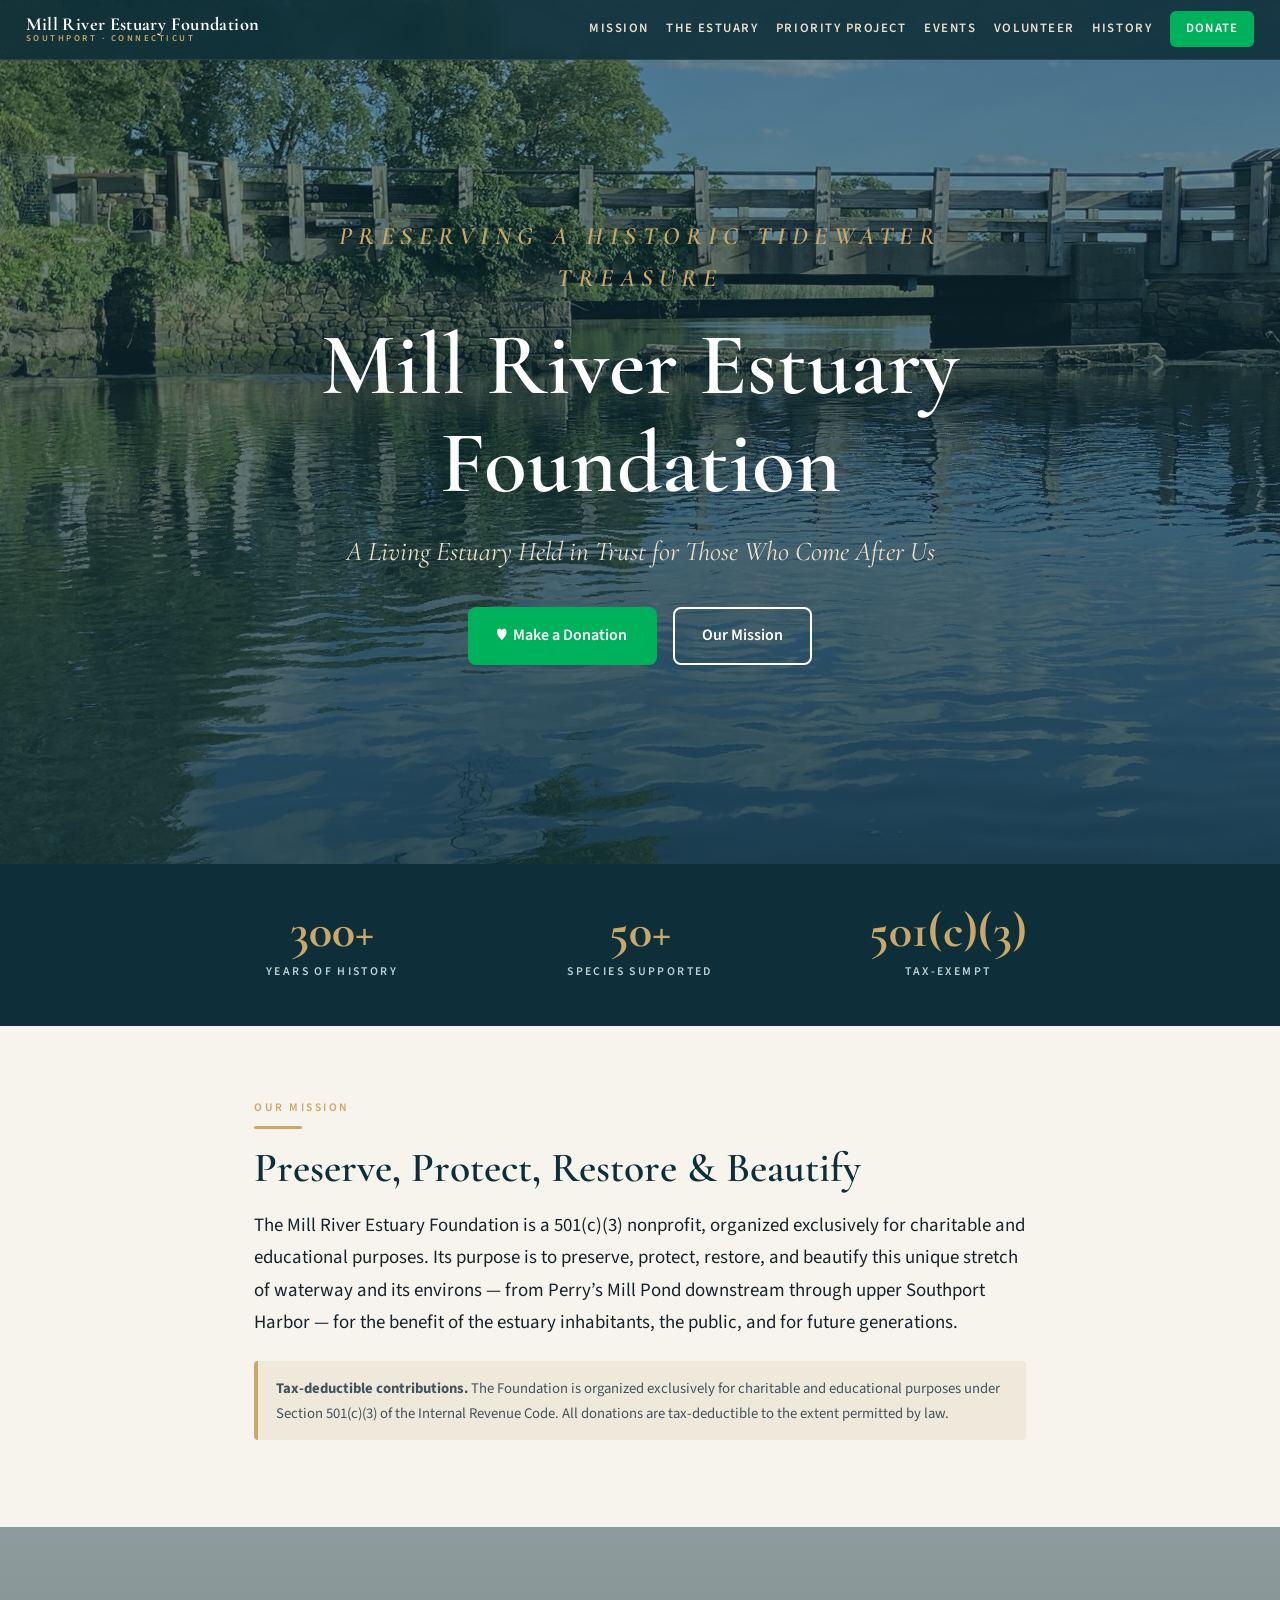
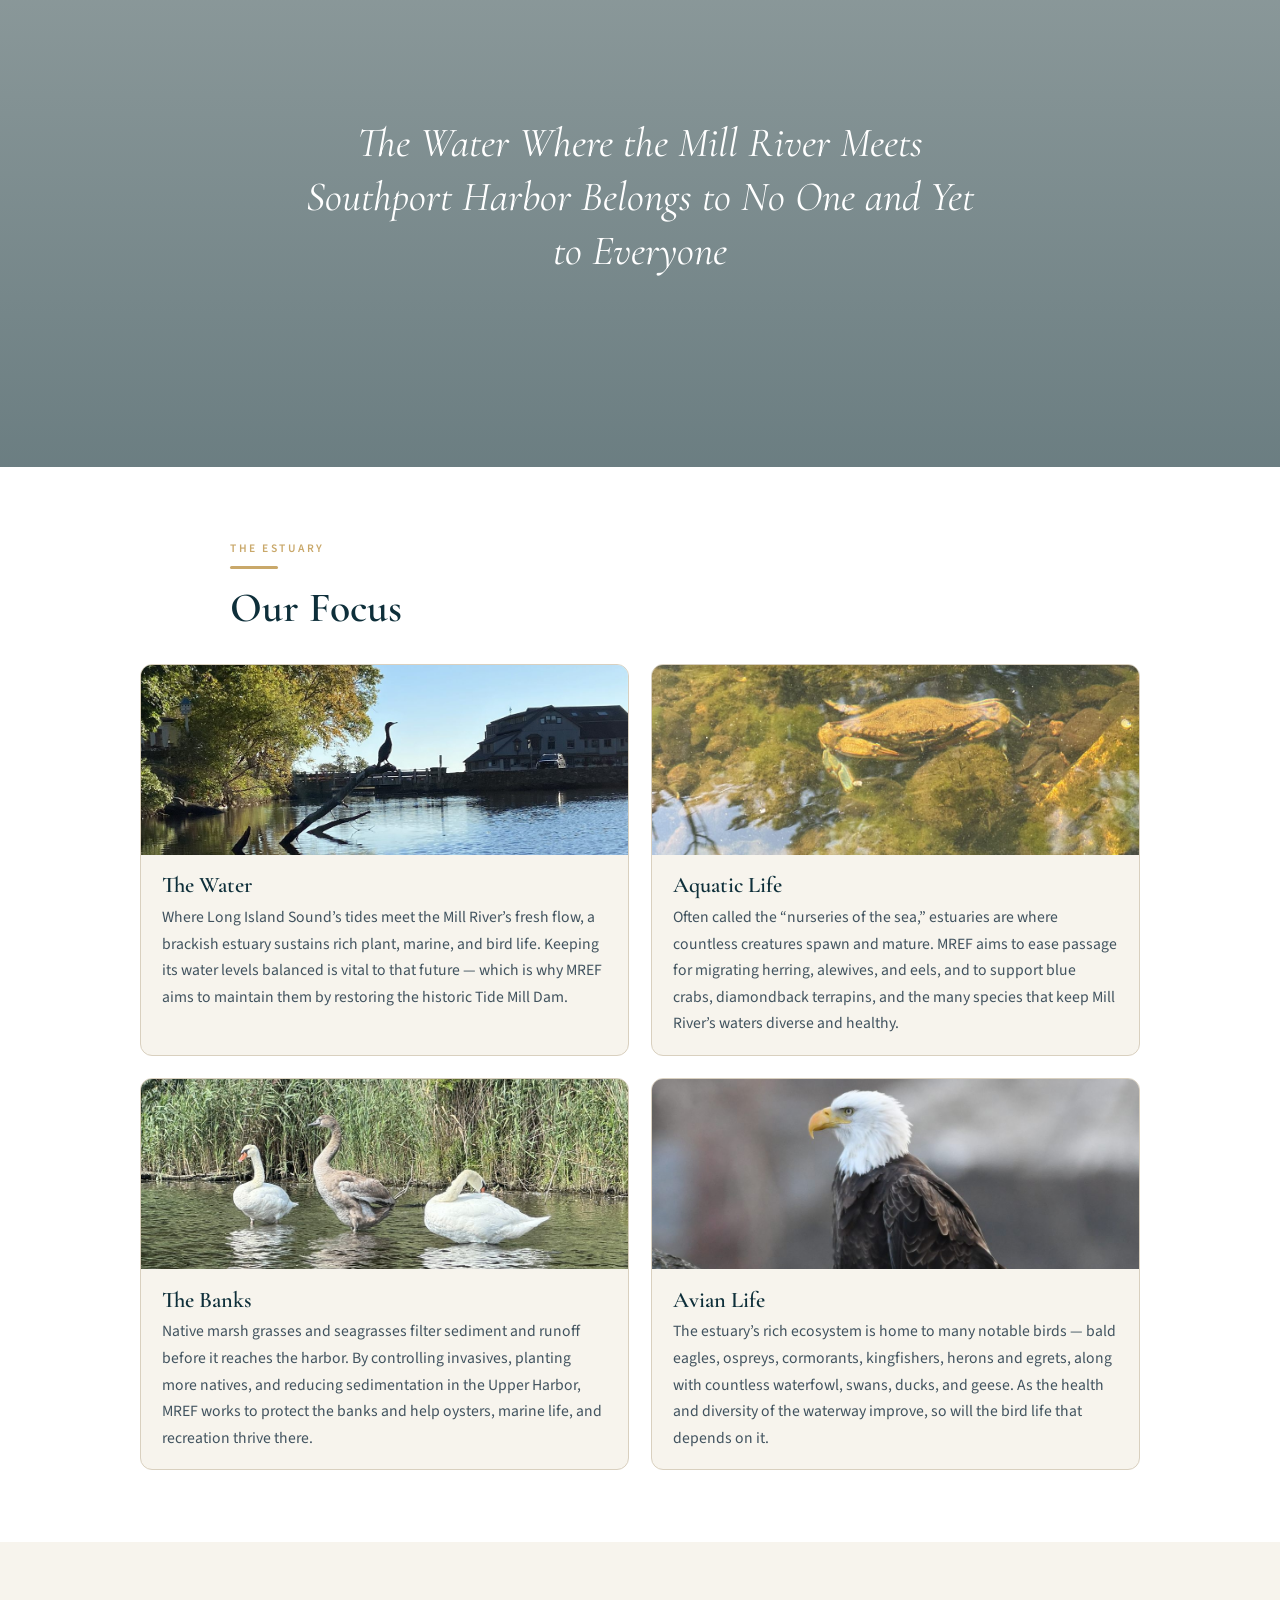
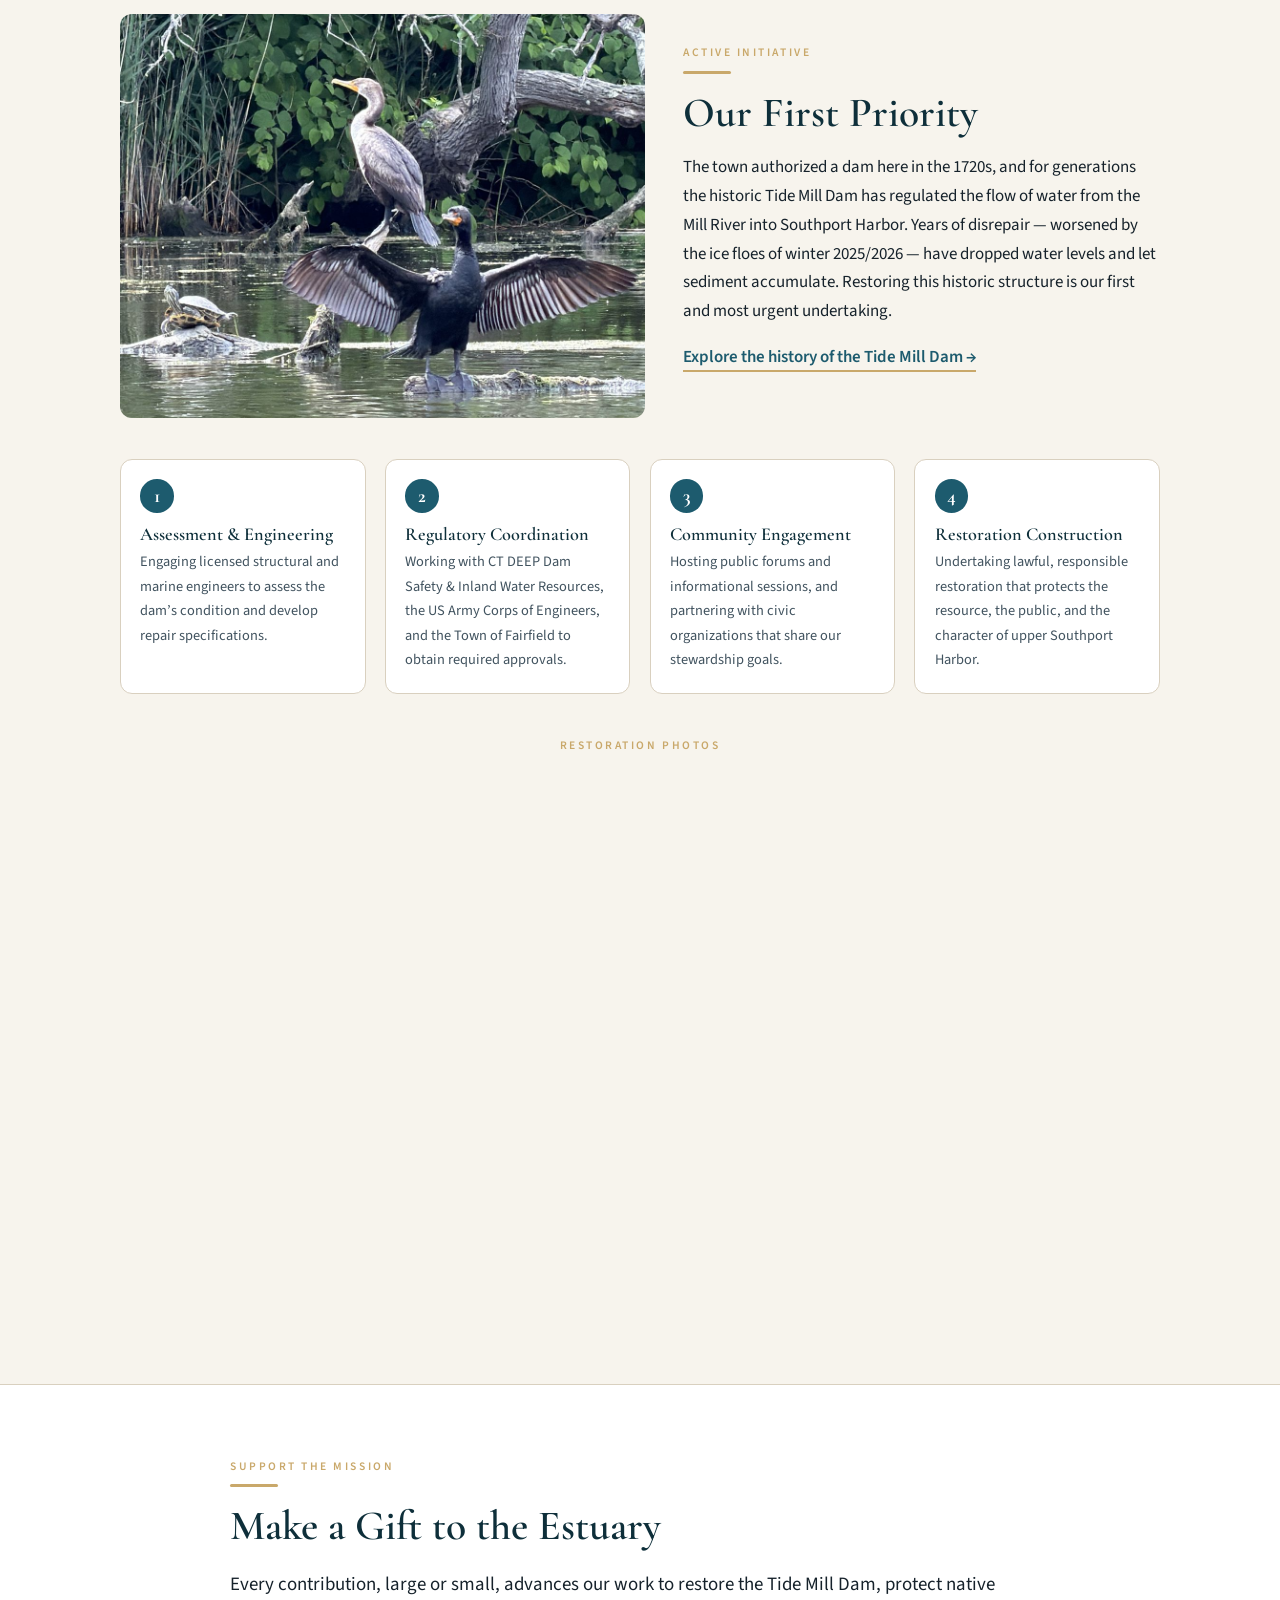
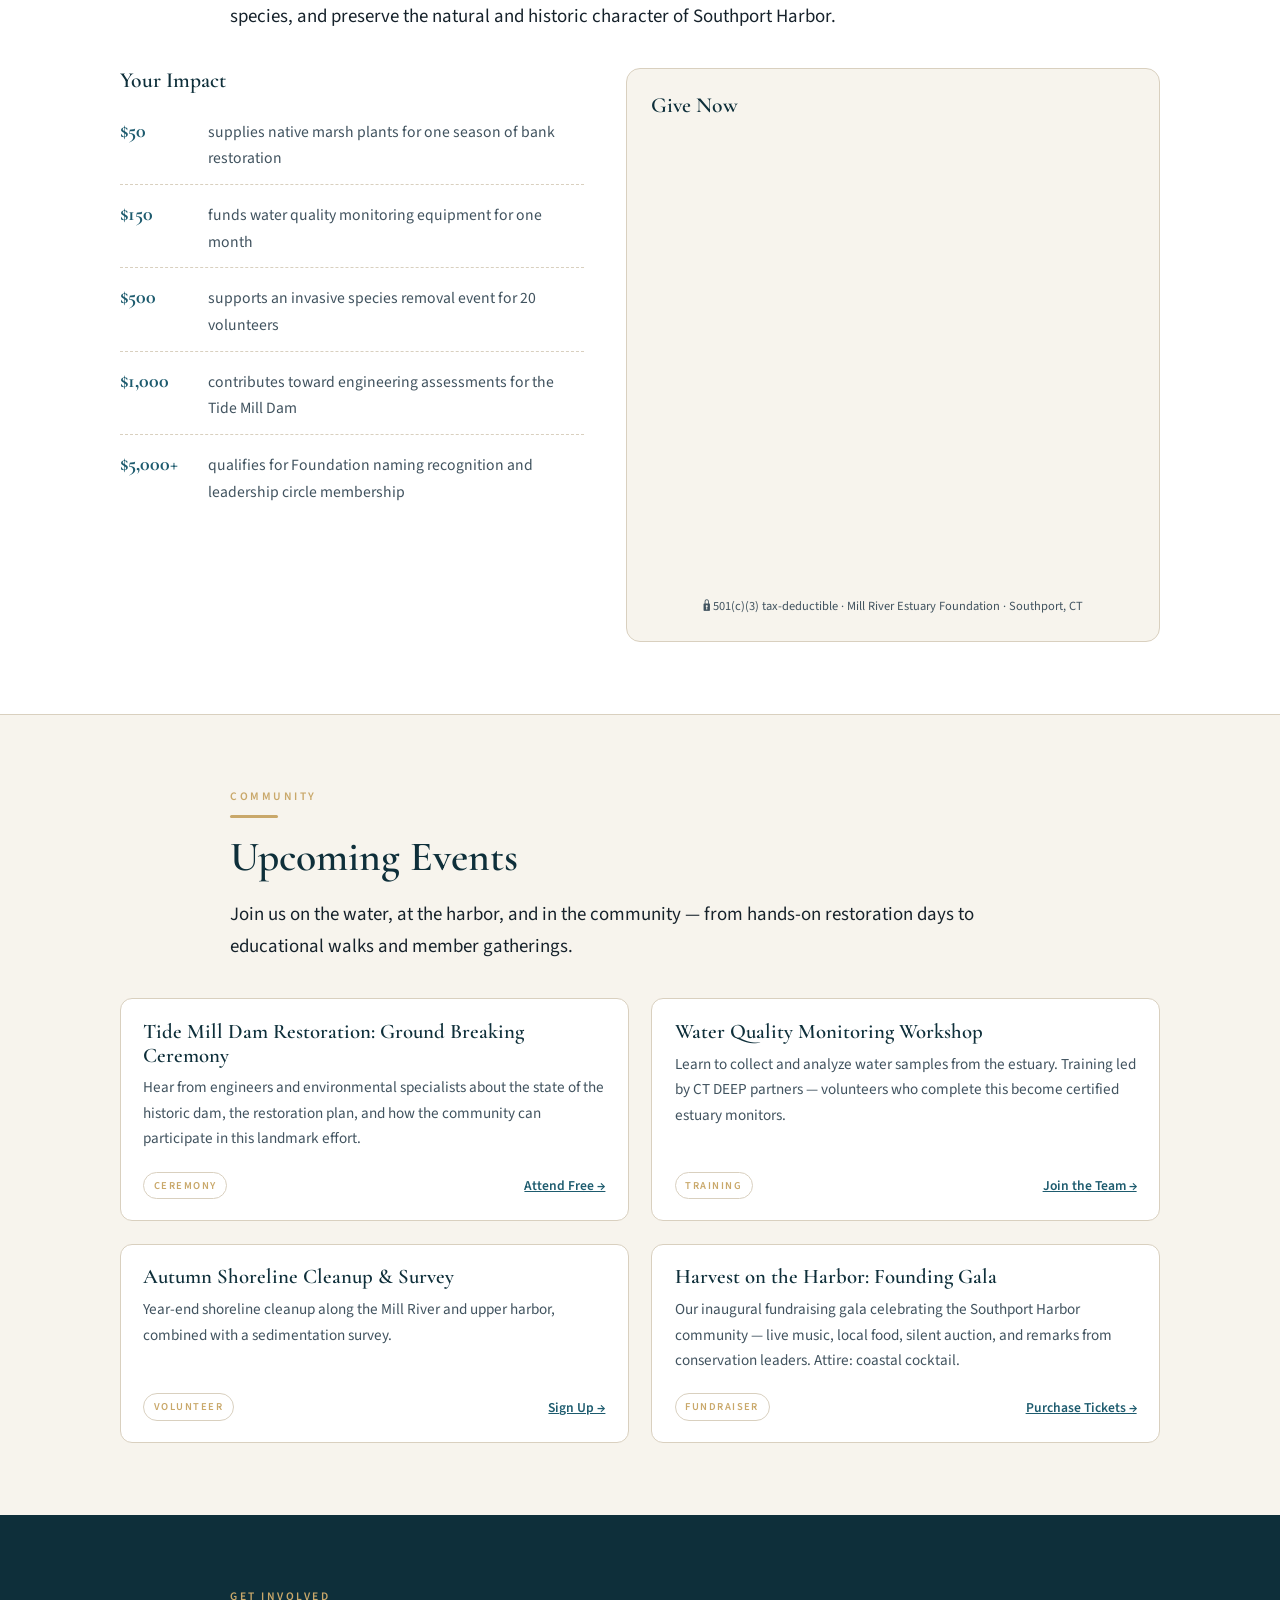
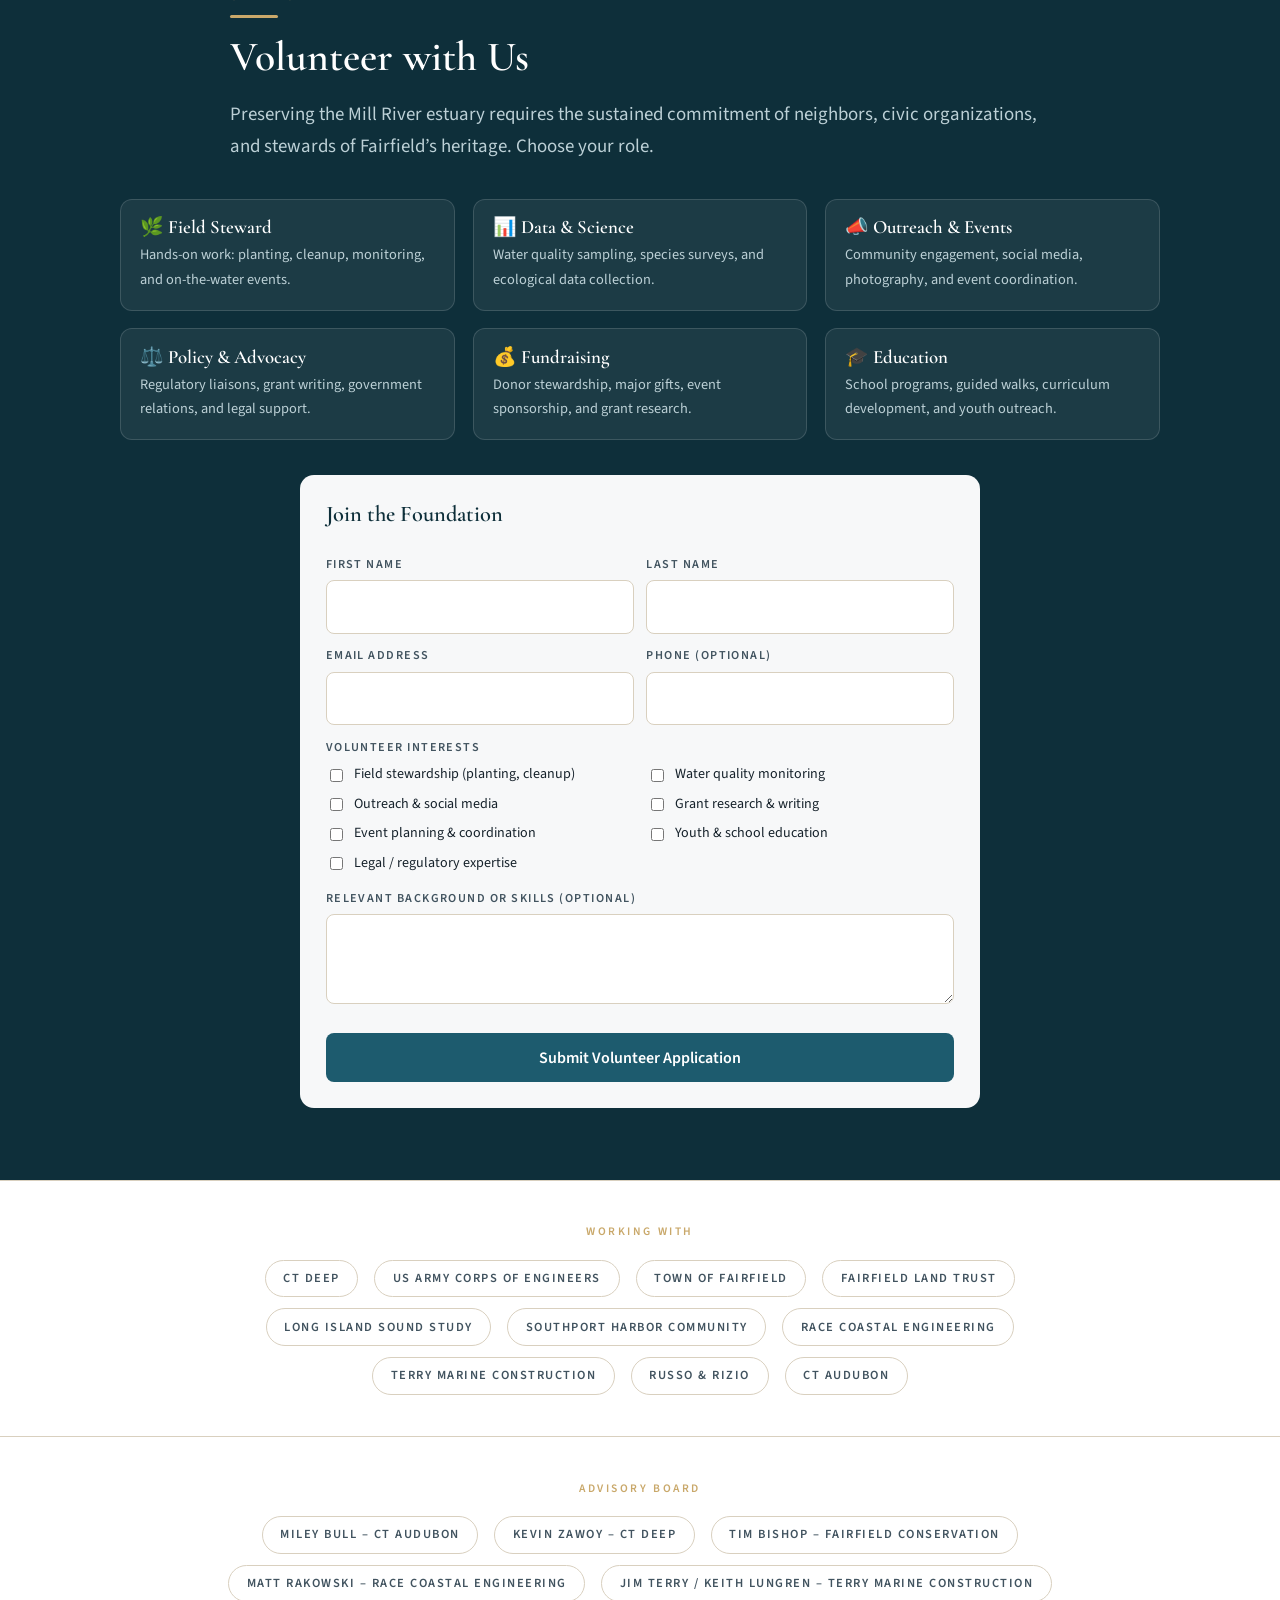
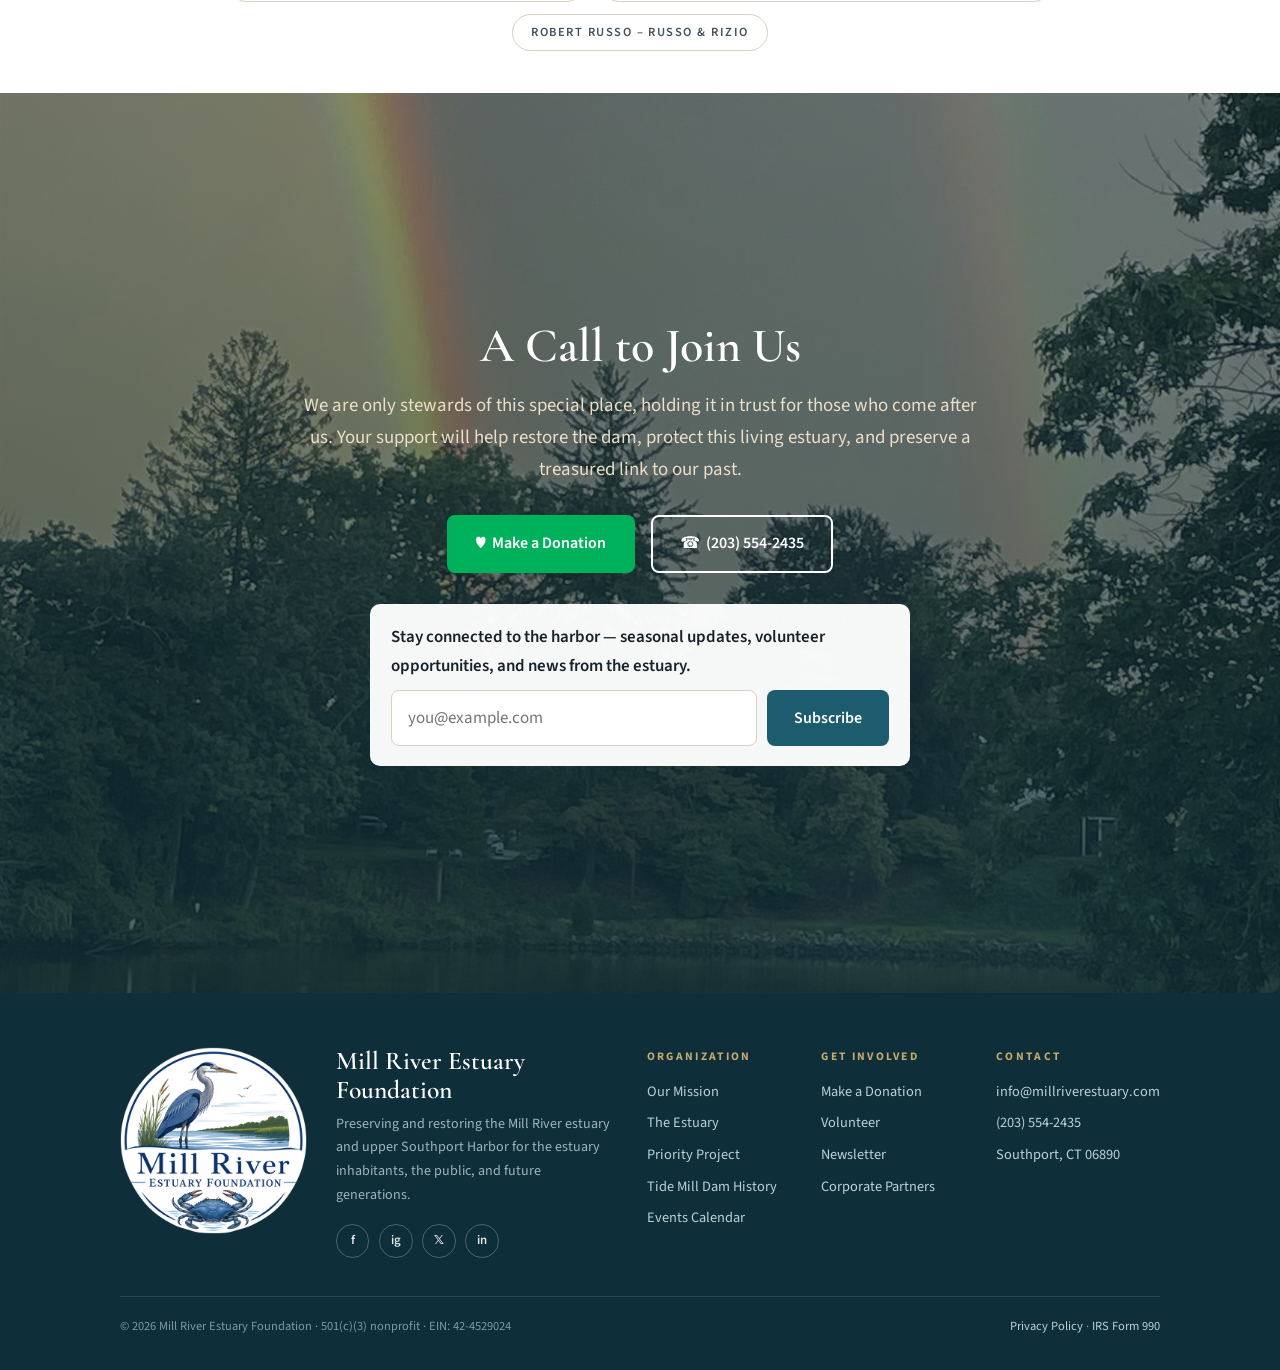
<file: index.html>
<!DOCTYPE html>
<html lang="en">
<head>
  <meta charset="UTF-8" />
  <meta name="viewport" content="width=device-width, initial-scale=1.0" />
  <title>Mill River Estuary Foundation — Southport, CT</title>
  <meta name="description" content="The Mill River Estuary Foundation works to preserve, protect, and restore the waterway where the Mill River meets Southport Harbor, including the historic Tide Mill Dam." />
  <link rel="preconnect" href="https://fonts.googleapis.com" />
  <link rel="preconnect" href="https://fonts.gstatic.com" crossorigin />
  <link href="https://fonts.googleapis.com/css2?family=Cormorant+Garamond:wght@500;600;700&family=Source+Sans+3:wght@400;600&display=swap" rel="stylesheet" />
  <style>
    :root{
      --ink:#16222b; --soft:#41535f; --paper:#f7f4ed; --paper-2:#efe9dc;
      --tide:#1d5b6e; --tide-deep:#0e2f3a; --sand:#c9a86a; --line:#d9d0bf;
    }
    *{box-sizing:border-box;}
    html{scroll-behavior:smooth;}
    body{margin:0;color:var(--ink);background:var(--paper);font-family:"Source Sans 3",system-ui,sans-serif;font-size:1.06rem;line-height:1.7;}
    h1,h2,h3{font-family:"Cormorant Garamond",Georgia,serif;color:var(--tide-deep);line-height:1.12;font-weight:600;margin:0;}
    a{color:var(--tide);}
    img{display:block;max-width:100%;}

    /* ---------- sticky nav ---------- */
    .nav{position:fixed;top:0;left:0;right:0;z-index:50;display:flex;justify-content:space-between;align-items:center;gap:1rem;
      padding:.7rem 1.6rem;color:#fff;background:rgba(14,47,58,.88);backdrop-filter:blur(8px);border-bottom:1px solid rgba(255,255,255,.08);}
    .nav__brand{font-family:"Cormorant Garamond",serif;font-size:1.15rem;font-weight:700;letter-spacing:.02em;color:#fff;text-decoration:none;line-height:1.1;}
    .nav__brand small{display:block;font-family:"Source Sans 3",sans-serif;font-size:.56rem;letter-spacing:.28em;text-transform:uppercase;color:var(--sand);font-weight:600;}
    .nav__links{display:flex;align-items:center;gap:1.1rem;flex-wrap:wrap;justify-content:flex-end;}
    .nav__links a{color:#e7e1d2;text-decoration:none;font-size:.8rem;font-weight:600;letter-spacing:.12em;text-transform:uppercase;}
    .nav__links a:hover{color:var(--sand);}
    .nav__links a.nav__donate{background:#00b15c;color:#fff;padding:.45rem 1rem;border-radius:6px;letter-spacing:.1em;}
    .nav__links a.nav__donate:hover{background:#009a4f;color:#fff;}
    @media(min-width:721px) and (max-width:1000px){
      .nav__links{gap:.65rem;flex-wrap:nowrap;}
      .nav__links a{font-size:.68rem;letter-spacing:.04em;white-space:nowrap;}
      .nav__links a.nav__donate{padding:.45rem .75rem;letter-spacing:.06em;}
    }

    /* ---------- hero ---------- */
    .hero{position:relative;min-height:96vh;display:flex;align-items:center;justify-content:center;text-align:center;color:#fff;overflow:hidden;background:#0e2f3a;}
    .hero__media{position:absolute;inset:0;width:100%;height:100%;z-index:0;}
    .hero__overlay{position:absolute;inset:0;z-index:1;background:linear-gradient(180deg,rgba(14,47,58,.5) 0%,rgba(14,47,58,.8) 100%);}
    .hero__in{position:relative;z-index:2;max-width:840px;padding:2rem;}
    .hero .eyebrow{text-transform:uppercase;letter-spacing:.26em;font-size:clamp(.85rem,4vw,1.56rem);font-weight:600;color:var(--sand);margin-bottom:1rem;white-space:normal;}
    .hero h1{font-size:clamp(2.8rem,8vw,5.5rem);color:#fff;}
    .hero p{font-family:"Cormorant Garamond",serif;font-style:italic;font-size:clamp(.6rem,2.9vw,1.7rem);color:#eadfca;margin:1rem auto 2rem;max-width:100%;white-space:nowrap;}
    @media(max-width:340px){.hero p{font-size:.56rem;}}
    .btns{display:flex;gap:1rem;justify-content:center;flex-wrap:wrap;}
    .btn{display:inline-flex;align-items:center;justify-content:center;padding:.85rem 1.7rem;border-radius:8px;font-family:inherit;font-weight:600;font-size:1rem;text-decoration:none;border:2px solid transparent;cursor:pointer;}
    .btn--donate{background:#00b15c;color:#fff;}
    .btn--ghost{border-color:#fff;color:#fff;}

    section{padding:4.5rem 1.5rem;}
    .wrap{max-width:820px;margin:0 auto;}
    .wrap--wide{max-width:1040px;margin:0 auto;}
    h2.head{font-size:clamp(1.9rem,5vw,2.6rem);margin-bottom:.4rem;}
    h2.head::before{content:"";display:block;width:48px;height:3px;background:var(--sand);margin-bottom:1rem;border-radius:2px;}
    .kicker{text-transform:uppercase;letter-spacing:.22em;font-size:.72rem;font-weight:600;color:var(--sand);margin:0 0 .5rem;}
    .lead{font-size:1.18rem;}

    /* ---------- impact stats ---------- */
    .stats{background:var(--tide-deep);color:#fff;padding:2.6rem 1.5rem;}
    .stats__grid{max-width:900px;margin:0 auto;display:grid;grid-template-columns:repeat(3,1fr);gap:1.5rem;text-align:center;}
    .stat b{display:block;font-family:"Cormorant Garamond",serif;font-size:clamp(2rem,5vw,3rem);font-weight:700;color:var(--sand);line-height:1.05;}
    .stat span{font-size:.74rem;letter-spacing:.2em;text-transform:uppercase;color:#bcd0d6;font-weight:600;}

    .taxnote{margin-top:1.4rem;padding:.9rem 1.1rem;background:var(--paper-2);border-left:4px solid var(--sand);border-radius:4px;font-size:.92rem;color:var(--soft);}

    /* ---------- quote band ---------- */
    .band{position:relative;min-height:60vh;display:flex;align-items:center;justify-content:center;text-align:center;color:#fff;
      background:linear-gradient(rgba(14,47,58,.45),rgba(14,47,58,.6)),url('img/band-ice-eagles.jpg') center/cover fixed no-repeat;}
    .band blockquote{max-width:760px;margin:0;padding:2rem;font-family:"Cormorant Garamond",serif;font-size:clamp(1.6rem,4vw,2.6rem);font-style:italic;line-height:1.3;color:#fff;}

    /* ---------- focus cards ---------- */
    .focus{background:#fff;}
    .grid{max-width:1000px;margin:2rem auto 0;display:grid;grid-template-columns:repeat(2,1fr);gap:1.4rem;}
    .card{border:1px solid var(--line);border-radius:12px;overflow:hidden;background:var(--paper);}
    .card img{height:190px;width:100%;object-fit:cover;}
    .card img.eagle{object-position:50% 22%;}
    .card .body{padding:1.1rem 1.3rem;}
    .card h3{font-size:1.4rem;margin-bottom:.4rem;}
    .card p{margin:0;color:var(--soft);font-size:.98rem;}

    /* ---------- priority project ---------- */
    .split{max-width:1040px;margin:0 auto;display:grid;grid-template-columns:1.1fr 1fr;gap:2.4rem;align-items:center;}
    .split img{border-radius:12px;height:100%;max-height:420px;width:100%;object-fit:cover;}
    .roadmap{max-width:1040px;margin:2.6rem auto 0;display:grid;grid-template-columns:repeat(4,1fr);gap:1.2rem;counter-reset:step;}
    .step{background:#fff;border:1px solid var(--line);border-radius:12px;padding:1.2rem 1.2rem 1.3rem;position:relative;}
    .step::before{counter-increment:step;content:counter(step);display:grid;place-items:center;width:2.1rem;height:2.1rem;border-radius:50%;
      background:var(--tide);color:#fff;font-family:"Cormorant Garamond",serif;font-weight:700;font-size:1.2rem;margin-bottom:.7rem;}
    .step h3{font-size:1.14rem;margin-bottom:.35rem;}
    .step p{margin:0;font-size:.9rem;color:var(--soft);}
    .more-link{font-weight:600;text-decoration:none;border-bottom:2px solid var(--sand);padding-bottom:.1rem;}
    .more-link:hover{color:var(--tide-deep);border-bottom-color:var(--tide);}
    .restoration{max-width:1040px;margin:2.6rem auto 0;text-align:center;}
    .restoration .kicker{margin-bottom:1rem;}
    .restoration__frame{max-width:720px;margin:0 auto;}
    .restoration__frame img{width:100%;height:auto;aspect-ratio:4/3;object-fit:cover;border-radius:12px;border:1px solid var(--line);display:block;transition:opacity .4s ease;}
    .restoration__frame img.is-fading{opacity:0;}

    /* ---------- donate ---------- */
    .donate{background:#fff;border-top:1px solid var(--line);border-bottom:1px solid var(--line);}
    .donate__grid{max-width:1040px;margin:2.2rem auto 0;display:grid;grid-template-columns:1fr 1.15fr;gap:2.6rem;align-items:start;}
    .impact{list-style:none;margin:0;padding:0;}
    .impact li{display:flex;gap:.9rem;padding:.75rem 0;border-top:1px dashed var(--line);color:var(--soft);font-size:.98rem;align-items:baseline;}
    .impact li:first-child{border-top:none;}
    .impact b{flex:0 0 4.6rem;font-family:"Cormorant Garamond",serif;font-size:1.25rem;color:var(--tide);font-weight:700;}
    .dform{background:var(--paper);border:1px solid var(--line);border-radius:14px;padding:1.5rem;}
    .dform h3{font-size:1.35rem;margin-bottom:1rem;}
    .dform iframe{width:100%;border:none;border-radius:8px;}
    .zeffy-placeholder{padding:2rem 1rem;text-align:center;border:1px dashed var(--line);border-radius:8px;color:var(--soft);}
    .zeffy-placeholder p{margin:0 0 .4rem;}
    .dform .secure{margin:.8rem 0 0;text-align:center;font-size:.78rem;color:var(--soft);}

    /* ---------- events ---------- */
    .events{background:var(--paper);}
    .events__grid{max-width:1040px;margin:2.2rem auto 0;display:grid;grid-template-columns:repeat(2,1fr);gap:1.4rem;}
    .event{background:#fff;border:1px solid var(--line);border-radius:12px;padding:1.3rem 1.4rem;display:flex;flex-direction:column;gap:.5rem;}
    .event .date{font-size:.74rem;letter-spacing:.16em;text-transform:uppercase;font-weight:600;color:var(--tide);}
    .event h3{font-size:1.3rem;}
    .event p{margin:0;color:var(--soft);font-size:.95rem;flex:1;}
    .event .foot{display:flex;justify-content:space-between;align-items:center;margin-top:.7rem;}
    .event .tag{font-size:.66rem;letter-spacing:.14em;text-transform:uppercase;font-weight:600;color:var(--sand);border:1px solid var(--line);padding:.25rem .6rem;border-radius:999px;}
    .event a.rsvp{font-size:.85rem;font-weight:600;}

    /* ---------- volunteer ---------- */
    .vol{background:var(--tide-deep);color:#dce8ec;}
    .vol h2.head,.vol h3{color:#fff;}
    .vol .kicker{color:var(--sand);}
    .roles{max-width:1040px;margin:2.2rem auto;display:grid;grid-template-columns:repeat(3,1fr);gap:1.1rem;}
    .role{background:rgba(255,255,255,.06);border:1px solid rgba(255,255,255,.14);border-radius:12px;padding:1.1rem 1.2rem;}
    .role h3{font-size:1.18rem;margin-bottom:.3rem;}
    .role p{margin:0;font-size:.9rem;color:#bcd0d6;}
    .vform{max-width:680px;margin:0 auto;background:rgba(255,255,255,.97);border-radius:14px;padding:1.6rem;color:var(--ink);}
    .vform h3{color:var(--tide-deep);font-size:1.4rem;margin-bottom:1rem;}
    .vform .row{display:grid;grid-template-columns:1fr 1fr;gap:.8rem;}
    .vform label{display:block;font-size:.76rem;letter-spacing:.12em;text-transform:uppercase;font-weight:600;color:var(--soft);margin:.8rem 0 .3rem;}
    .vform input[type=text],.vform input[type=email],.vform input[type=tel],.vform textarea{width:100%;padding:.7rem .9rem;border:1px solid var(--line);border-radius:8px;font:inherit;background:#fff;color:var(--ink);}
    .vform textarea{min-height:90px;resize:vertical;}
    .vform .checks{display:grid;grid-template-columns:1fr 1fr;gap:.35rem .9rem;margin-top:.3rem;}
    .vform .checks label{display:flex;align-items:center;gap:.5rem;margin:0;font-size:.88rem;letter-spacing:0;text-transform:none;font-weight:400;color:var(--ink);}
    .vform .submit{width:100%;margin-top:1.2rem;background:var(--tide);color:#fff;border:none;}
    .vform .submit:hover{background:var(--tide-deep);}

    /* ---------- partners ---------- */
    .partners{background:#fff;border-top:1px solid var(--line);padding:2.6rem 1.5rem;text-align:center;}
    .partners .kicker{margin-bottom:1.1rem;}
    .partners__row{display:flex;flex-wrap:wrap;gap:.7rem 1rem;justify-content:center;max-width:900px;margin:0 auto;}
    .partners__row span{border:1px solid var(--line);border-radius:999px;padding:.45rem 1.1rem;font-size:.78rem;letter-spacing:.12em;text-transform:uppercase;font-weight:600;color:var(--soft);}

    /* ---------- CTA ---------- */
    .cta{position:relative;color:#fff;text-align:center;min-height:100vh;display:flex;align-items:center;justify-content:center;
      background:linear-gradient(rgba(14,47,58,.5),rgba(14,47,58,.72)),url('img/cta-rainbows.jpg') center 62%/cover no-repeat;}
    .cta h2{color:#fff;font-size:clamp(2rem,5vw,3rem);}
    .cta .lead{max-width:680px;margin:1rem auto 1.8rem;color:#eadfca;}
    .signup{max-width:540px;margin:1.9rem auto 0;background:rgba(255,255,255,.96);border-radius:10px;padding:1.2rem 1.3rem;text-align:left;}
    .signup label{display:block;font-weight:600;color:var(--ink);margin-bottom:.6rem;}
    .signup__row{display:flex;gap:.6rem;flex-wrap:wrap;}
    .signup input[type=email]{flex:1 1 220px;padding:.8rem 1rem;border:1px solid var(--line);border-radius:8px;font:inherit;color:var(--ink);background:#fff;}
    .signup input[type=email]:focus{outline:none;border-color:var(--tide);box-shadow:0 0 0 3px rgba(29,91,110,.18);}
    .btn--signup{background:var(--tide);color:#fff;border:none;}
    .btn--signup:hover{background:var(--tide-deep);}

    /* ---------- footer ---------- */
    footer{background:var(--tide-deep);color:#bcd0d6;padding:3.4rem 1.5rem 2rem;font-size:.9rem;}
    .foot__grid{max-width:1040px;margin:0 auto;display:grid;grid-template-columns:auto minmax(220px,1.1fr) 2fr;gap:1.8rem;align-items:start;}
    .foot__logo{width:187px;height:187px;display:block;}
    .foot__brand h3{color:#fff;font-size:1.6rem;margin:0 0 .5rem;}
    .foot__brand p{margin:0 0 1rem;color:#9fb4bc;font-size:.88rem;}
    .foot__social{display:flex;gap:.6rem;}
    .foot__social a{display:grid;place-items:center;width:2.1rem;height:2.1rem;border:1px solid rgba(255,255,255,.25);border-radius:50%;color:#dce8ec;text-decoration:none;font-size:.8rem;font-weight:600;}
    .foot__social a:hover{border-color:var(--sand);color:var(--sand);}
    .foot__links{display:grid;grid-template-columns:repeat(3,1fr);gap:1.1rem;}
    footer h4{margin:0 0 .8rem;font-size:.72rem;letter-spacing:.2em;text-transform:uppercase;color:var(--sand);}
    footer ul{list-style:none;margin:0;padding:0;}
    footer li{margin-bottom:.45rem;}
    footer a{color:#bcd0d6;text-decoration:none;}
    footer a:hover{color:#fff;}
    .foot__legal{max-width:1040px;margin:2.4rem auto 0;padding-top:1.2rem;border-top:1px solid rgba(255,255,255,.12);display:flex;justify-content:space-between;gap:1rem;flex-wrap:wrap;font-size:.78rem;color:#7e98a2;}

    /* ---------- responsive ---------- */
    @media(max-width:900px){
      .roadmap{grid-template-columns:repeat(2,1fr);}
      .donate__grid{grid-template-columns:1fr;}
      .foot__grid{grid-template-columns:1fr;}
    }
    @media(max-width:720px){
      .nav{padding:.6rem 1rem;}
      .nav__links{gap:.7rem;}
      .nav__links a:not(.nav__donate){display:none;}
      .grid{grid-template-columns:1fr;}
      .split{grid-template-columns:1fr;}
      .stats__grid{grid-template-columns:1fr;gap:1.1rem;}
      .events__grid{grid-template-columns:1fr;}
      .roles{grid-template-columns:1fr;}
      .vform .row{grid-template-columns:1fr;}
      .vform .checks{grid-template-columns:1fr;}
      .roadmap{grid-template-columns:1fr;}
      .foot__grid{grid-template-columns:1fr;}
      .foot__logo{width:64px;height:64px;}
      .foot__brand h3{font-size:1.4rem;}
      .foot__links{grid-template-columns:1fr 1fr;}
      .band{flex-direction:column;align-items:stretch;justify-content:flex-start;background:var(--tide-deep);min-height:0;}
      .band::before{content:"";display:block;width:100%;aspect-ratio:1.05/1;background:linear-gradient(rgba(14,47,58,.1),rgba(14,47,58,.2)),url('img/band-eagles-mobile.jpg') center/cover no-repeat;}
      .band blockquote{padding:2.2rem 1.25rem;}
    }
  </style>
</head>
<body>
  <nav class="nav">
    <a class="nav__brand" href="#top">Mill River Estuary Foundation<small>Southport · Connecticut</small></a>
    <div class="nav__links">
      <a href="#mission">Mission</a>
      <a href="#estuary">The Estuary</a>
      <a href="#priority">Priority Project</a>
      <a href="#events">Events</a>
      <a href="#volunteer">Volunteer</a>
      <a href="history.html">History</a>
      <a class="nav__donate" href="#donate">Donate</a>
    </div>
  </nav>

  <header class="hero" id="top">
    <svg class="hero__media" viewBox="0 0 1600 1000" preserveAspectRatio="xMidYMid slice" aria-hidden="true">
      <defs>
        <filter id="waterRipple" x="-5%" y="-5%" width="110%" height="110%">
          <feTurbulence type="fractalNoise" baseFrequency="0.009 0.016" numOctaves="2" seed="7" result="noise">
            <animate attributeName="baseFrequency" dur="11s" values="0.009 0.016;0.012 0.021;0.009 0.016" repeatCount="indefinite"/>
          </feTurbulence>
          <feDisplacementMap in="SourceGraphic" in2="noise" scale="20" xChannelSelector="R" yChannelSelector="G"/>
        </filter>
        <linearGradient id="waterFade" x1="0" y1="0" x2="0" y2="1">
          <stop offset="0%" stop-color="#000"/>
          <stop offset="42%" stop-color="#000"/>
          <stop offset="50%" stop-color="#fff"/>
          <stop offset="100%" stop-color="#fff"/>
        </linearGradient>
        <mask id="waterMask"><rect width="1600" height="1000" fill="url(#waterFade)"/></mask>
      </defs>
      <image href="img/hero.jpg" width="1600" height="1000" preserveAspectRatio="xMidYMid slice"/>
      <image href="img/hero.jpg" width="1600" height="1000" preserveAspectRatio="xMidYMid slice" filter="url(#waterRipple)" mask="url(#waterMask)"/>
    </svg>
    <div class="hero__overlay"></div>
    <div class="hero__in">
      <p class="eyebrow">Preserving a Historic Tidewater Treasure</p>
      <h1>Mill River Estuary Foundation</h1>
      <p>A Living Estuary Held in Trust for Those Who Come After Us</p>
      <div class="btns">
        <a class="btn btn--donate" href="#donate">&#9829;&nbsp; Make a Donation</a>
        <a class="btn btn--ghost" href="#mission">Our Mission</a>
      </div>
    </div>
  </header>

  <div class="stats">
    <div class="stats__grid">
      <div class="stat"><b>300+</b><span>Years of History</span></div>
      <div class="stat"><b>50+</b><span>Species Supported</span></div>
      <div class="stat"><b>501(c)(3)</b><span>Tax-Exempt</span></div>
    </div>
  </div>

  <section id="mission" class="wrap">
    <p class="kicker">Our Mission</p>
    <h2 class="head">Preserve, Protect, Restore &amp; Beautify</h2>
    <p class="lead">The Mill River Estuary Foundation is a 501(c)(3) nonprofit, organized exclusively for charitable
      and educational purposes. Its purpose is to preserve, protect, restore, and
      beautify this unique stretch of waterway and its environs — from Perry’s Mill Pond downstream
      through upper Southport Harbor — for the benefit of the estuary inhabitants, the public, and for future generations.</p>
    <p class="taxnote"><strong>Tax-deductible contributions.</strong> The Foundation is organized exclusively
      for charitable and educational purposes under Section 501(c)(3) of the Internal Revenue Code. All
      donations are tax-deductible to the extent permitted by law.</p>
  </section>

  <div class="band">
    <blockquote>The Water Where the Mill River Meets Southport Harbor Belongs to No One and Yet to Everyone</blockquote>
  </div>

  <section id="estuary" class="focus">
    <div class="wrap"><p class="kicker">The Estuary</p><h2 class="head">Our Focus</h2></div>
    <div class="grid">
      <article class="card">
        <img src="img/water-cormorant.jpg" alt="A cormorant on the snag, the Tide Mill Dam, and the mill building" />
        <div class="body"><h3>The Water</h3><p>Where Long Island Sound’s tides meet the Mill River’s fresh flow, a brackish estuary sustains rich plant, marine, and bird life. Keeping its water levels balanced is vital to that future — which is why MREF aims to maintain them by restoring the historic Tide Mill Dam.</p></div>
      </article>
      <article class="card">
        <img src="img/aquatic-crab.jpg" alt="Blue crab in the shallows" />
        <div class="body"><h3>Aquatic Life</h3><p>Often called the “nurseries of the sea,” estuaries are where countless creatures spawn and mature. MREF aims to ease passage for migrating herring, alewives, and eels, and to support blue crabs, diamondback terrapins, and the many species that keep Mill River’s waters diverse and healthy.</p></div>
      </article>
      <article class="card">
        <img src="img/banks-swans.jpg" alt="Swans by the reeds" />
        <div class="body"><h3>The Banks</h3><p>Native marsh grasses and seagrasses filter sediment and runoff before it reaches the harbor. By controlling invasives, planting more natives, and reducing sedimentation in the Upper Harbor, MREF works to protect the banks and help oysters, marine life, and recreation thrive there.</p></div>
      </article>
      <article class="card">
        <img class="eagle" src="img/avian-eagle.jpg" alt="Bald eagle" />
        <div class="body"><h3>Avian Life</h3><p>The estuary’s rich ecosystem is home to many notable birds — bald eagles, ospreys, cormorants, kingfishers, herons and egrets, along with countless waterfowl, swans, ducks, and geese. As the health and diversity of the waterway improve, so will the bird life that depends on it.</p></div>
      </article>
    </div>
  </section>

  <section id="priority">
    <div class="split">
      <img src="img/first-priority-2.jpg" alt="A turtle and two cormorants, one with wings fully spread, along the Mill River" />
      <div>
        <p class="kicker">Active Initiative</p>
        <h2 class="head">Our First Priority</h2>
        <p>The town authorized a dam here in the 1720s, and for generations the historic Tide Mill Dam has regulated the
          flow of water from the Mill River into Southport Harbor. Years of disrepair — worsened by the ice floes of winter
          2025/2026 — have dropped water levels and let sediment accumulate. Restoring this historic
          structure is our first and most urgent undertaking.</p>
        <p><a class="more-link" href="history.html">Explore the history of the Tide Mill Dam &rarr;</a></p>
      </div>
    </div>
    <div class="roadmap">
      <div class="step"><h3>Assessment &amp; Engineering</h3><p>Engaging licensed structural and marine engineers to assess the dam’s condition and develop repair specifications.</p></div>
      <div class="step"><h3>Regulatory Coordination</h3><p>Working with CT DEEP Dam Safety &amp; Inland Water Resources, the US Army Corps of Engineers, and the Town of Fairfield to obtain required approvals.</p></div>
      <div class="step"><h3>Community Engagement</h3><p>Hosting public forums and informational sessions, and partnering with civic organizations that share our stewardship goals.</p></div>
      <div class="step"><h3>Restoration Construction</h3><p>Undertaking lawful, responsible restoration that protects the resource, the public, and the character of upper Southport Harbor.</p></div>
    </div>
    <div class="restoration">
      <p class="kicker">Restoration Photos</p>
      <div class="restoration__frame" id="restorationFrame">
        <img src="img/restoration-9.jpg" alt="The bridge, stone wall, and Tide Mill building seen across the calm mill pond on a summer evening" width="640" height="480" />
      </div>
    </div>
  </section>

  <section id="donate" class="donate">
    <div class="wrap"><p class="kicker">Support the Mission</p><h2 class="head">Make a Gift to the Estuary</h2>
      <p class="lead">Every contribution, large or small, advances our work to restore the Tide Mill Dam,
        protect native species, and preserve the natural and historic character of Southport Harbor.</p>
    </div>
    <div class="donate__grid">
      <div>
        <h3 style="font-size:1.35rem;margin-bottom:.6rem;">Your Impact</h3>
        <ul class="impact">
          <li><b>$50</b> supplies native marsh plants for one season of bank restoration</li>
          <li><b>$150</b> funds water quality monitoring equipment for one month</li>
          <li><b>$500</b> supports an invasive species removal event for 20 volunteers</li>
          <li><b>$1,000</b> contributes toward engineering assessments for the Tide Mill Dam</li>
          <li><b>$5,000+</b> qualifies for Foundation naming recognition and leadership circle membership</li>
        </ul>
      </div>
      <div class="dform" id="zeffyDonate">
        <h3>Give Now</h3>
        <div>
          <div data-zeffy-embed data-form-url="/embed/donation-form/make-a-gift-to-the-estuary"></div>
          <div data-zeffy-embed-fallback style="display:none;">
            <div style="position:relative;overflow:hidden;height:450px;width:100%;"><iframe title='Donation form powered by Zeffy' style='position: absolute; border: 0; top:0;left:0;bottom:0;right:0;width:100%;height:100%' data-zeffy-embed-src='https://www.zeffy.com/embed/donation-form/make-a-gift-to-the-estuary' allowpaymentrequest allowTransparency="true"></iframe></div>
          </div>
          <script
            src="https://www.zeffy.com/embed/v2/zeffy-embed.js"
            onerror="document.querySelectorAll('[data-zeffy-embed-fallback]').forEach(function(el){el.style.display='block';el.querySelectorAll('iframe[data-zeffy-embed-src]').forEach(function(f){f.src=f.getAttribute('data-zeffy-embed-src');});});">
          </script>
        </div>
        <p class="secure">&#128274; 501(c)(3) tax-deductible &middot; Mill River Estuary Foundation &middot; Southport, CT</p>
      </div>
    </div>
  </section>

  <section id="events" class="events">
    <div class="wrap"><p class="kicker">Community</p><h2 class="head">Upcoming Events</h2>
      <p class="lead">Join us on the water, at the harbor, and in the community — from hands-on restoration
        days to educational walks and member gatherings.</p>
    </div>
    <div class="events__grid">
      <!-- TODO: confirm event details/dates and set real registration links -->
      <article class="event">
        <h3>Tide Mill Dam Restoration: Ground Breaking Ceremony</h3>
        <p>Hear from engineers and environmental specialists about the state of the historic dam, the
          restoration plan, and how the community can participate in this landmark effort.</p>
        <div class="foot"><span class="tag">Ceremony</span><a class="rsvp" href="mailto:info@millriverestuary.com?subject=RSVP%3A%20Tide%20Mill%20Dam%20Ground%20Breaking%20Ceremony%20(Early%20October)">Attend Free &rarr;</a></div>
      </article>
      <article class="event">
        <h3>Water Quality Monitoring Workshop</h3>
        <p>Learn to collect and analyze water samples from the estuary. Training led by CT DEEP partners —
          volunteers who complete this become certified estuary monitors.</p>
        <div class="foot"><span class="tag">Training</span><a class="rsvp" href="mailto:info@millriverestuary.com?subject=RSVP%3A%20Water%20Quality%20Workshop%20(Mid%20October)">Join the Team &rarr;</a></div>
      </article>
      <article class="event">
        <h3>Autumn Shoreline Cleanup &amp; Survey</h3>
        <p>Year-end shoreline cleanup along the Mill River and upper harbor, combined with a sedimentation
          survey.</p>
        <div class="foot"><span class="tag">Volunteer</span><a class="rsvp" href="mailto:info@millriverestuary.com?subject=Sign-up%3A%20Autumn%20Shoreline%20Cleanup%20(Mid%20October)">Sign Up &rarr;</a></div>
      </article>
      <article class="event">
        <h3>Harvest on the Harbor: Founding Gala</h3>
        <p>Our inaugural fundraising gala celebrating the Southport Harbor community — live music, local food,
          silent auction, and remarks from conservation leaders. Attire: coastal cocktail.</p>
        <div class="foot"><span class="tag">Fundraiser</span><a class="rsvp" href="mailto:info@millriverestuary.com?subject=Tickets%3A%20Harvest%20on%20the%20Harbor%20Gala%20(End%20October)">Purchase Tickets &rarr;</a></div>
      </article>
    </div>
  </section>

  <section id="volunteer" class="vol">
    <div class="wrap"><p class="kicker">Get Involved</p><h2 class="head">Volunteer with Us</h2>
      <p class="lead" style="color:#bcd0d6;">Preserving the Mill River estuary requires the sustained commitment
        of neighbors, civic organizations, and stewards of Fairfield’s heritage. Choose your role.</p>
    </div>
    <div class="roles">
      <div class="role"><h3>&#127807; Field Steward</h3><p>Hands-on work: planting, cleanup, monitoring, and on-the-water events.</p></div>
      <div class="role"><h3>&#128202; Data &amp; Science</h3><p>Water quality sampling, species surveys, and ecological data collection.</p></div>
      <div class="role"><h3>&#128227; Outreach &amp; Events</h3><p>Community engagement, social media, photography, and event coordination.</p></div>
      <div class="role"><h3>&#9878;&#65039; Policy &amp; Advocacy</h3><p>Regulatory liaisons, grant writing, government relations, and legal support.</p></div>
      <div class="role"><h3>&#128176; Fundraising</h3><p>Donor stewardship, major gifts, event sponsorship, and grant research.</p></div>
      <div class="role"><h3>&#127891; Education</h3><p>School programs, guided walks, curriculum development, and youth outreach.</p></div>
    </div>
    <form class="vform" action="https://formspree.io/f/xlgkqaew" method="POST">
      <h3>Join the Foundation</h3>
      <input type="hidden" name="_subject" value="New volunteer application — Mill River Estuary Foundation">
      <input type="hidden" name="form_type" value="volunteer">
      <div class="row">
        <div><label for="v-first">First name</label><input id="v-first" type="text" name="first_name" required></div>
        <div><label for="v-last">Last name</label><input id="v-last" type="text" name="last_name" required></div>
      </div>
      <div class="row">
        <div><label for="v-email">Email address</label><input id="v-email" type="email" name="email" required></div>
        <div><label for="v-phone">Phone (optional)</label><input id="v-phone" type="tel" name="phone"></div>
      </div>
      <label>Volunteer interests</label>
      <div class="checks">
        <label><input type="checkbox" name="interests" value="Field stewardship"> Field stewardship (planting, cleanup)</label>
        <label><input type="checkbox" name="interests" value="Water quality monitoring"> Water quality monitoring</label>
        <label><input type="checkbox" name="interests" value="Outreach & social media"> Outreach &amp; social media</label>
        <label><input type="checkbox" name="interests" value="Grant research & writing"> Grant research &amp; writing</label>
        <label><input type="checkbox" name="interests" value="Event planning"> Event planning &amp; coordination</label>
        <label><input type="checkbox" name="interests" value="Youth & school education"> Youth &amp; school education</label>
        <label><input type="checkbox" name="interests" value="Legal / regulatory expertise"> Legal / regulatory expertise</label>
      </div>
      <label for="v-skills">Relevant background or skills (optional)</label>
      <textarea id="v-skills" name="skills"></textarea>
      <button type="submit" class="btn submit">Submit Volunteer Application</button>
    </form>
  </section>

  <div class="partners">
    <p class="kicker">Working With</p>
    <div class="partners__row">
      <span>CT DEEP</span>
      <span>US Army Corps of Engineers</span>
      <span>Town of Fairfield</span>
      <span>Fairfield Land Trust</span>
      <span>Long Island Sound Study</span>
      <span>Southport Harbor Community</span>
      <span>RACE Coastal Engineering</span>
      <span>Terry Marine Construction</span>
      <span>Russo &amp; Rizio</span>
      <span>CT Audubon</span>
    </div>
  </div>

  <div class="partners">
    <p class="kicker">Advisory Board</p>
    <div class="partners__row">
      <span>Miley Bull &ndash; CT Audubon</span>
      <span>Kevin Zawoy &ndash; CT DEEP</span>
      <span>Tim Bishop &ndash; Fairfield Conservation</span>
      <span>Matt Rakowski &ndash; RACE Coastal Engineering</span>
      <span>Jim Terry / Keith Lungren &ndash; Terry Marine Construction</span>
      <span>Robert Russo &ndash; Russo &amp; Rizio</span>
    </div>
  </div>

  <section id="cta" class="cta">
    <div class="wrap">
      <h2>A Call to Join Us</h2>
      <p class="lead">We are only stewards of this special place, holding it in trust for those who come
        after us. Your support will help restore the dam, protect this living estuary, and preserve a
        treasured link to our past.</p>
      <div class="btns">
        <a class="btn btn--donate" href="#donate">&#9829;&nbsp; Make a Donation</a>
        <!-- TODO: replace with the real contact phone number -->
        <a class="btn btn--ghost" href="tel:+12035542435">&#9742;&nbsp; (203) 554-2435</a>
      </div>
      <form class="signup" action="https://formspree.io/f/xlgkqaew" method="POST">
        <label for="signup-email">Stay connected to the harbor — seasonal updates, volunteer opportunities, and news from the estuary.</label>
        <input type="hidden" name="_subject" value="New Mill River mailing-list signup">
        <div class="signup__row">
          <input id="signup-email" type="email" name="email" placeholder="you@example.com" autocomplete="email" required>
          <button type="submit" class="btn btn--signup">Subscribe</button>
        </div>
      </form>
    </div>
  </section>

  <footer>
    <div class="foot__grid">
      <img class="foot__logo" src="img/logo.png" alt="Mill River Estuary Foundation logo" width="56" height="56">
      <div class="foot__brand">
        <h3>Mill River Estuary Foundation</h3>
        <p>Preserving and restoring the Mill River estuary and upper Southport Harbor for the estuary
          inhabitants, the public, and future generations.</p>
        <!-- TODO: set real social profile URLs -->
        <div class="foot__social">
          <a href="#" aria-label="Facebook">f</a>
          <a href="#" aria-label="Instagram">ig</a>
          <a href="#" aria-label="X">&#120143;</a>
          <a href="#" aria-label="LinkedIn">in</a>
        </div>
      </div>
      <div class="foot__links">
        <div>
          <h4>Organization</h4>
          <ul>
            <li><a href="#mission">Our Mission</a></li>
            <li><a href="#estuary">The Estuary</a></li>
            <li><a href="#priority">Priority Project</a></li>
            <li><a href="history.html">Tide Mill Dam History</a></li>
            <li><a href="#events">Events Calendar</a></li>
          </ul>
        </div>
        <div>
          <h4>Get Involved</h4>
          <ul>
            <li><a href="#donate">Make a Donation</a></li>
            <li><a href="#volunteer">Volunteer</a></li>
            <li><a href="#cta">Newsletter</a></li>
            <li><a aria-disabled="true" style="cursor:default;pointer-events:none;">Corporate Partners</a></li>
          </ul>
        </div>
        <div>
          <h4>Contact</h4>
          <ul>
            <!-- TODO: confirm contact email, phone, and mailing address -->
            <li><a href="mailto:info@millriverestuary.com">info@millriverestuary.com</a></li>
            <li><a href="tel:+12035542435">(203) 554-2435</a></li>
            <li>Southport, CT 06890</li>
          </ul>
        </div>
      </div>
    </div>
    <div class="foot__legal">
      <!-- TODO: link IRS Form 990 when available -->
      <span>&copy; 2026 Mill River Estuary Foundation &middot; 501(c)(3) nonprofit &middot; EIN: 42-4529024</span>
      <span><a href="privacy-policy.html">Privacy Policy</a> &middot; <a href="#">IRS Form 990</a></span>
    </div>
  </footer>

  <script>
    (function () {
      var frame = document.getElementById('restorationFrame');
      if (!frame) return;
      var img = frame.querySelector('img');
      // Shown in the order taken (dates from the original file names, mmddyy). Keep new photos in date order.
      var photos = [
        // 07/10/26
        { src: 'img/restoration-9.jpg', alt: img.alt },
        // 10/03/26
        { src: 'img/restoration-10.jpg', alt: 'A yellow crane parked on the stone wall beside the Tide Mill building, seen across the water in early fall' },
        // 10/09/26
        { src: 'img/restoration-11.jpg', alt: 'A crane in front of the Tide Mill building, seen across the mill pond under a clear blue sky' },
        { src: 'img/restoration-12.jpg', alt: 'A large yellow crane with its boom raised above the stone wall at the Tide Mill Dam', pos: '50% 27%' },
        // 10/25/26
        { src: 'img/restoration-13.jpg', alt: 'A steel pile standing in the water beside the bridge, with the crane on the stone wall' },
        // 11/04/26
        { src: 'img/restoration-14.jpg', alt: 'A crane and large white bags of material on the stone wall near the Tide Mill building' },
        // 11/19/26
        { src: 'img/restoration-15.jpg', alt: 'A line of steel sheet piling and black sheeting across the water at the Tide Mill Dam' },
        // 11/20/26
        { src: 'img/restoration-4.jpg', alt: 'A crane towering over steel sheet piling at the Tide Mill Dam, seen from the water', pos: '50% 30%' },
        // 11/21/26
        { src: 'img/restoration-1.jpg', alt: 'Excavator and crane working beside the Tide Mill Dam during restoration, with steel sheet piling along the far bank' },
        { src: 'img/restoration-2.jpg', alt: 'Steel sheet piling in place at the Tide Mill Dam, with the bridge and Southport Harbor beyond' },
        { src: 'img/restoration-3.jpg', alt: 'A crane and construction equipment behind steel sheet piling at the Tide Mill Dam' },
        // 11/23/26
        { src: 'img/restoration-5.jpg', alt: 'Close view of steel sheet piling, black sheeting, and hoses beside the stone wall at the Tide Mill Dam' },
        { src: 'img/restoration-6.jpg', alt: 'Steel sheet piling and black sheeting meeting the rocky bank at the Tide Mill Dam' },
        { src: 'img/restoration-7.jpg', alt: 'A crane on the stone wall at dusk, with a line of steel sheet piling across the water at the Tide Mill Dam' },
        { src: 'img/restoration-8.jpg', alt: 'Steel sheet piling in the water in front of the Tide Mill building, with a crane on the bank' }
      ];
      function preload(i) { new Image().src = photos[i % photos.length].src; }
      if (window.matchMedia('(prefers-reduced-motion: reduce)').matches) return;

      var INTERVAL_MS = 3000;
      var FADE_MS = 400;
      var current = 0;
      var paused = false;
      preload(1);
      preload(2);
      frame.addEventListener('mouseenter', function () { paused = true; });
      frame.addEventListener('mouseleave', function () { paused = false; });

      setInterval(function () {
        if (paused || document.hidden) return;
        current = (current + 1) % photos.length;
        preload(current + 2);
        var p = photos[current];
        img.classList.add('is-fading');
        setTimeout(function () {
          img.src = p.src;
          img.alt = p.alt;
          img.style.objectPosition = p.pos || '50% 50%';
          img.classList.remove('is-fading');
        }, FADE_MS);
      }, INTERVAL_MS);
    })();
  </script>
</body>
</html>
</file>
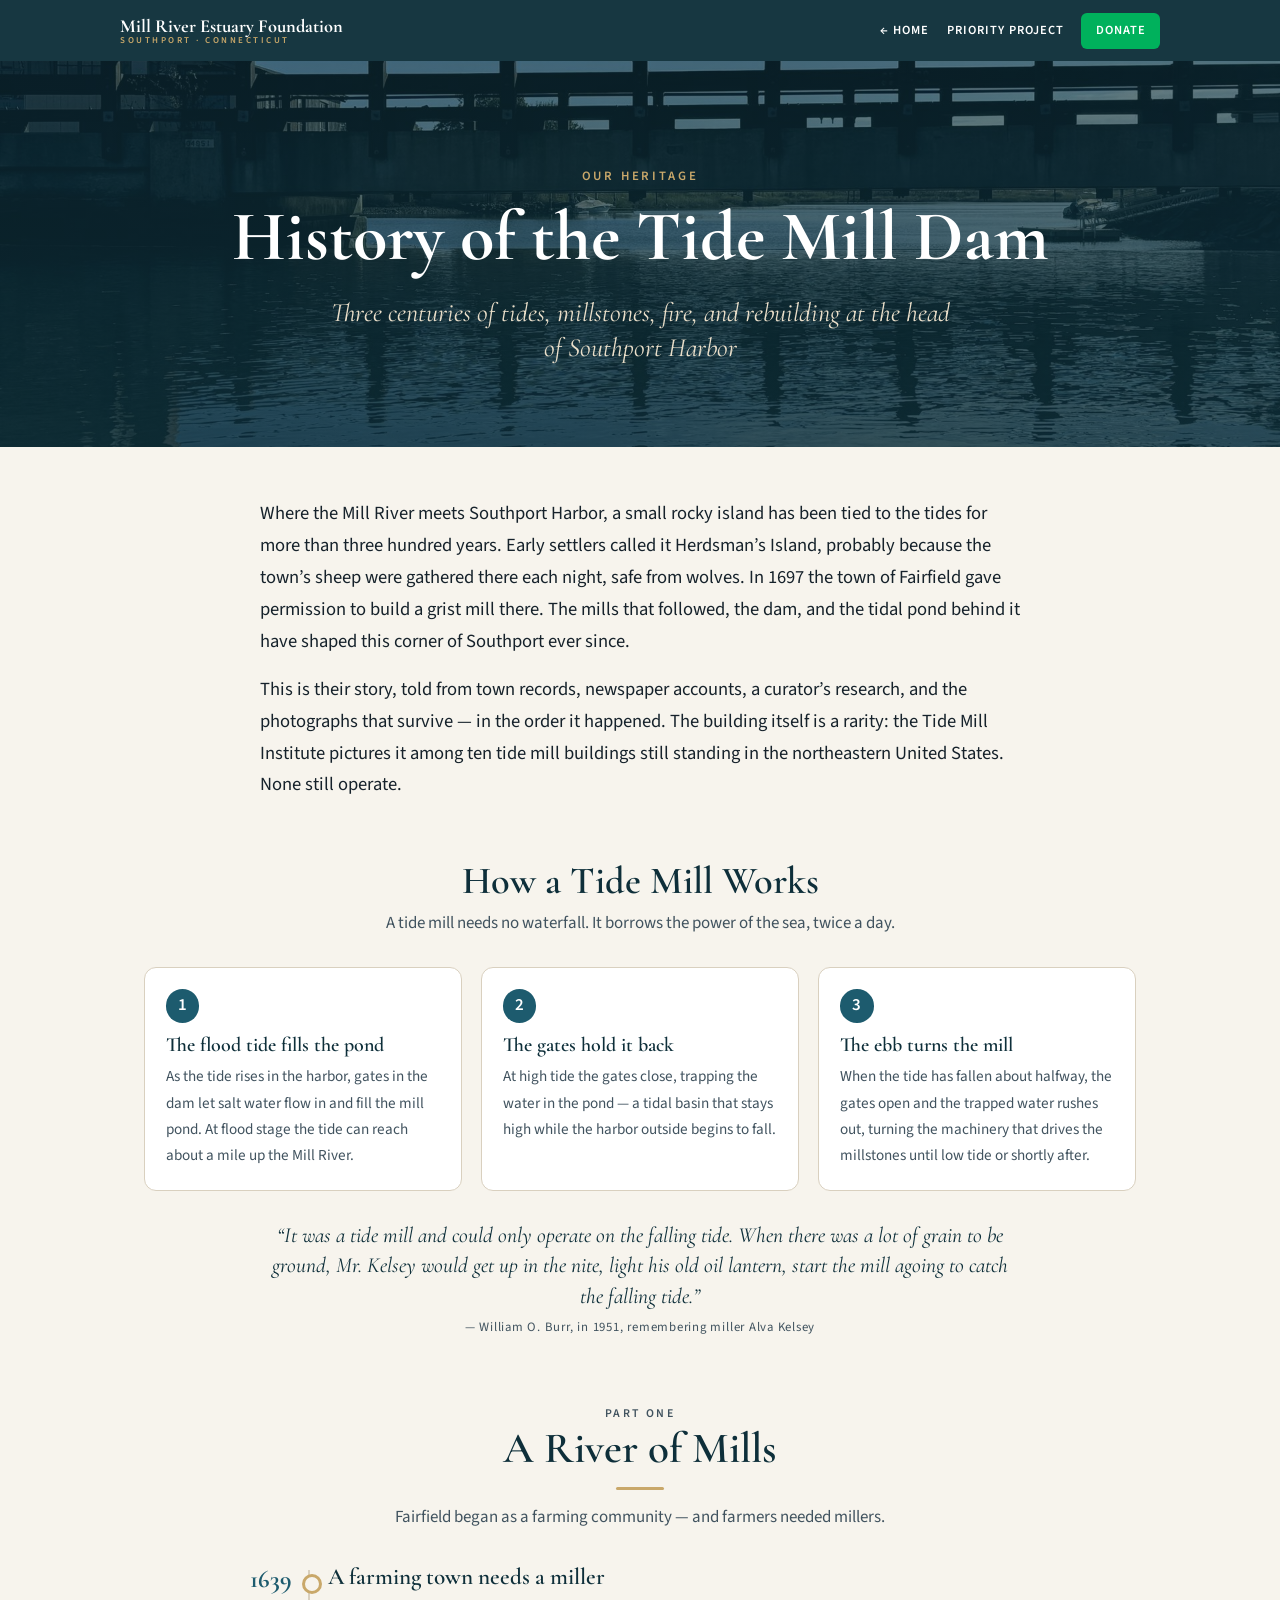
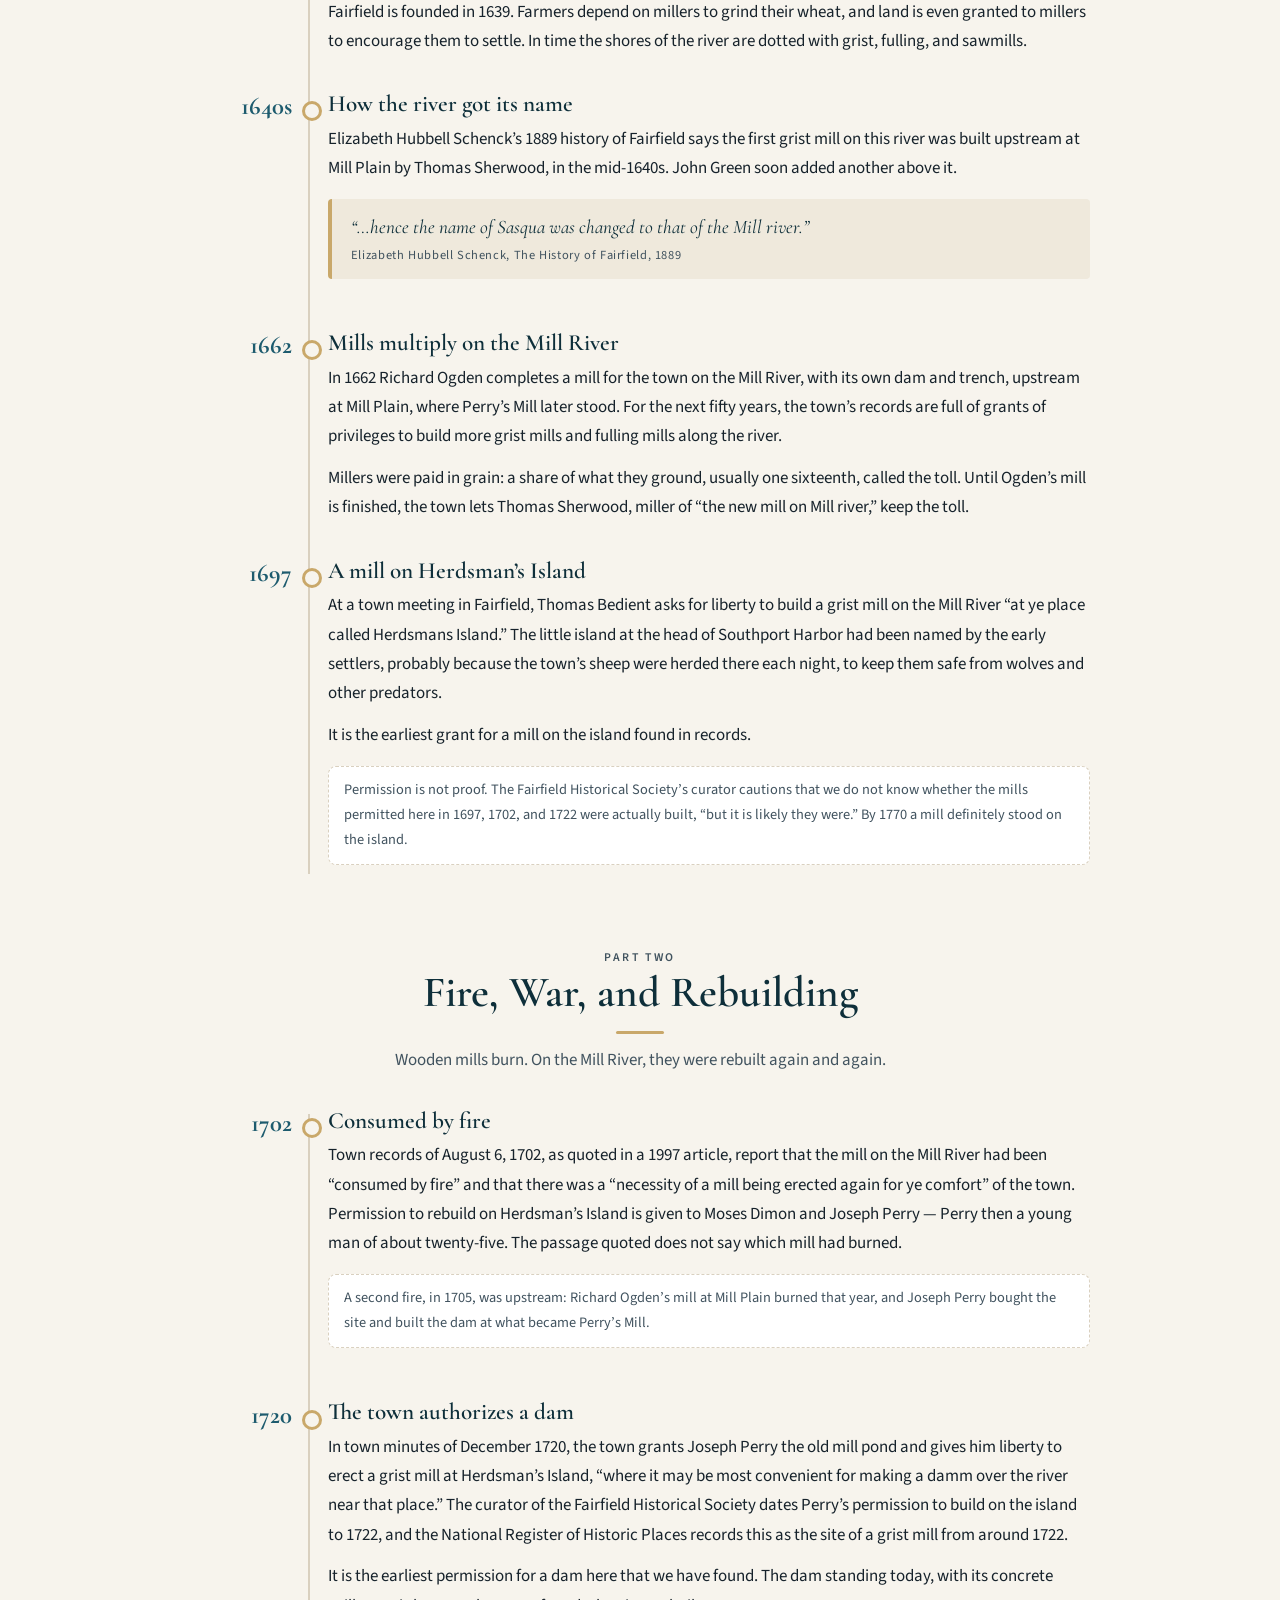
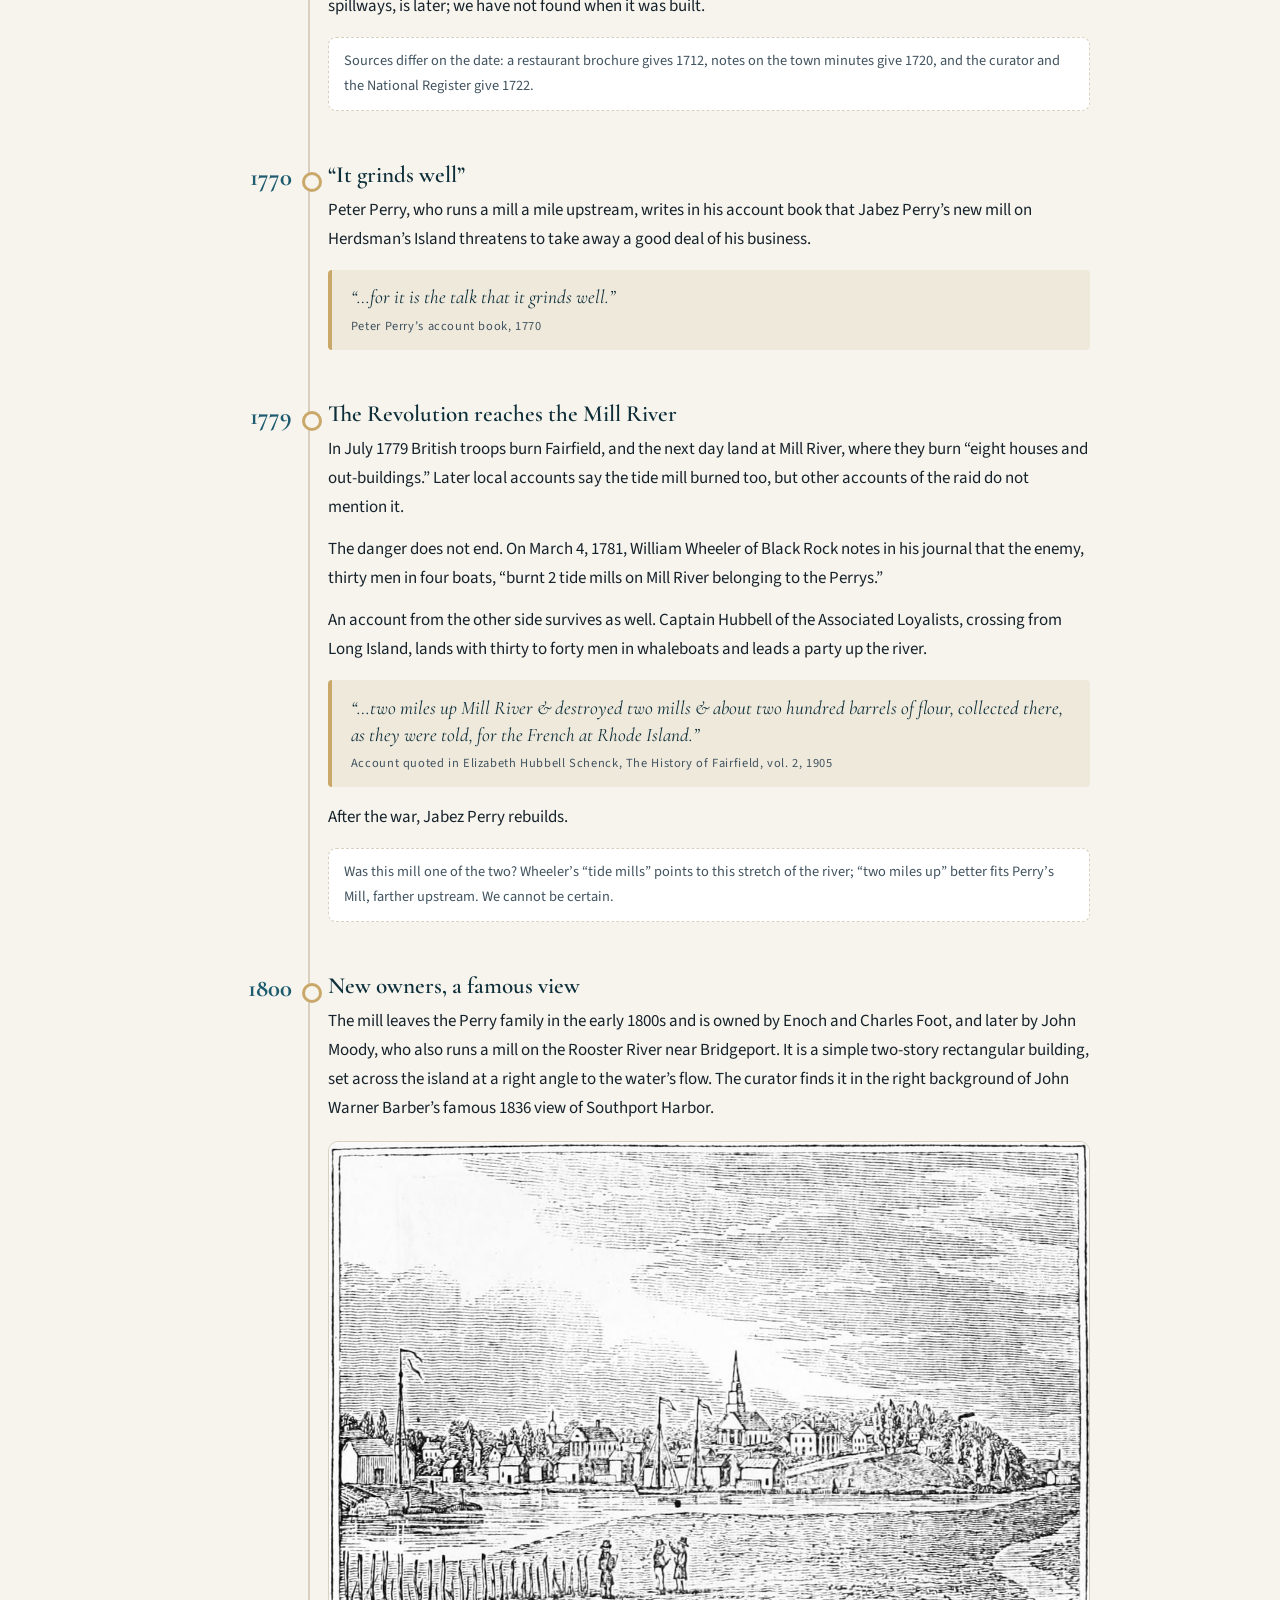
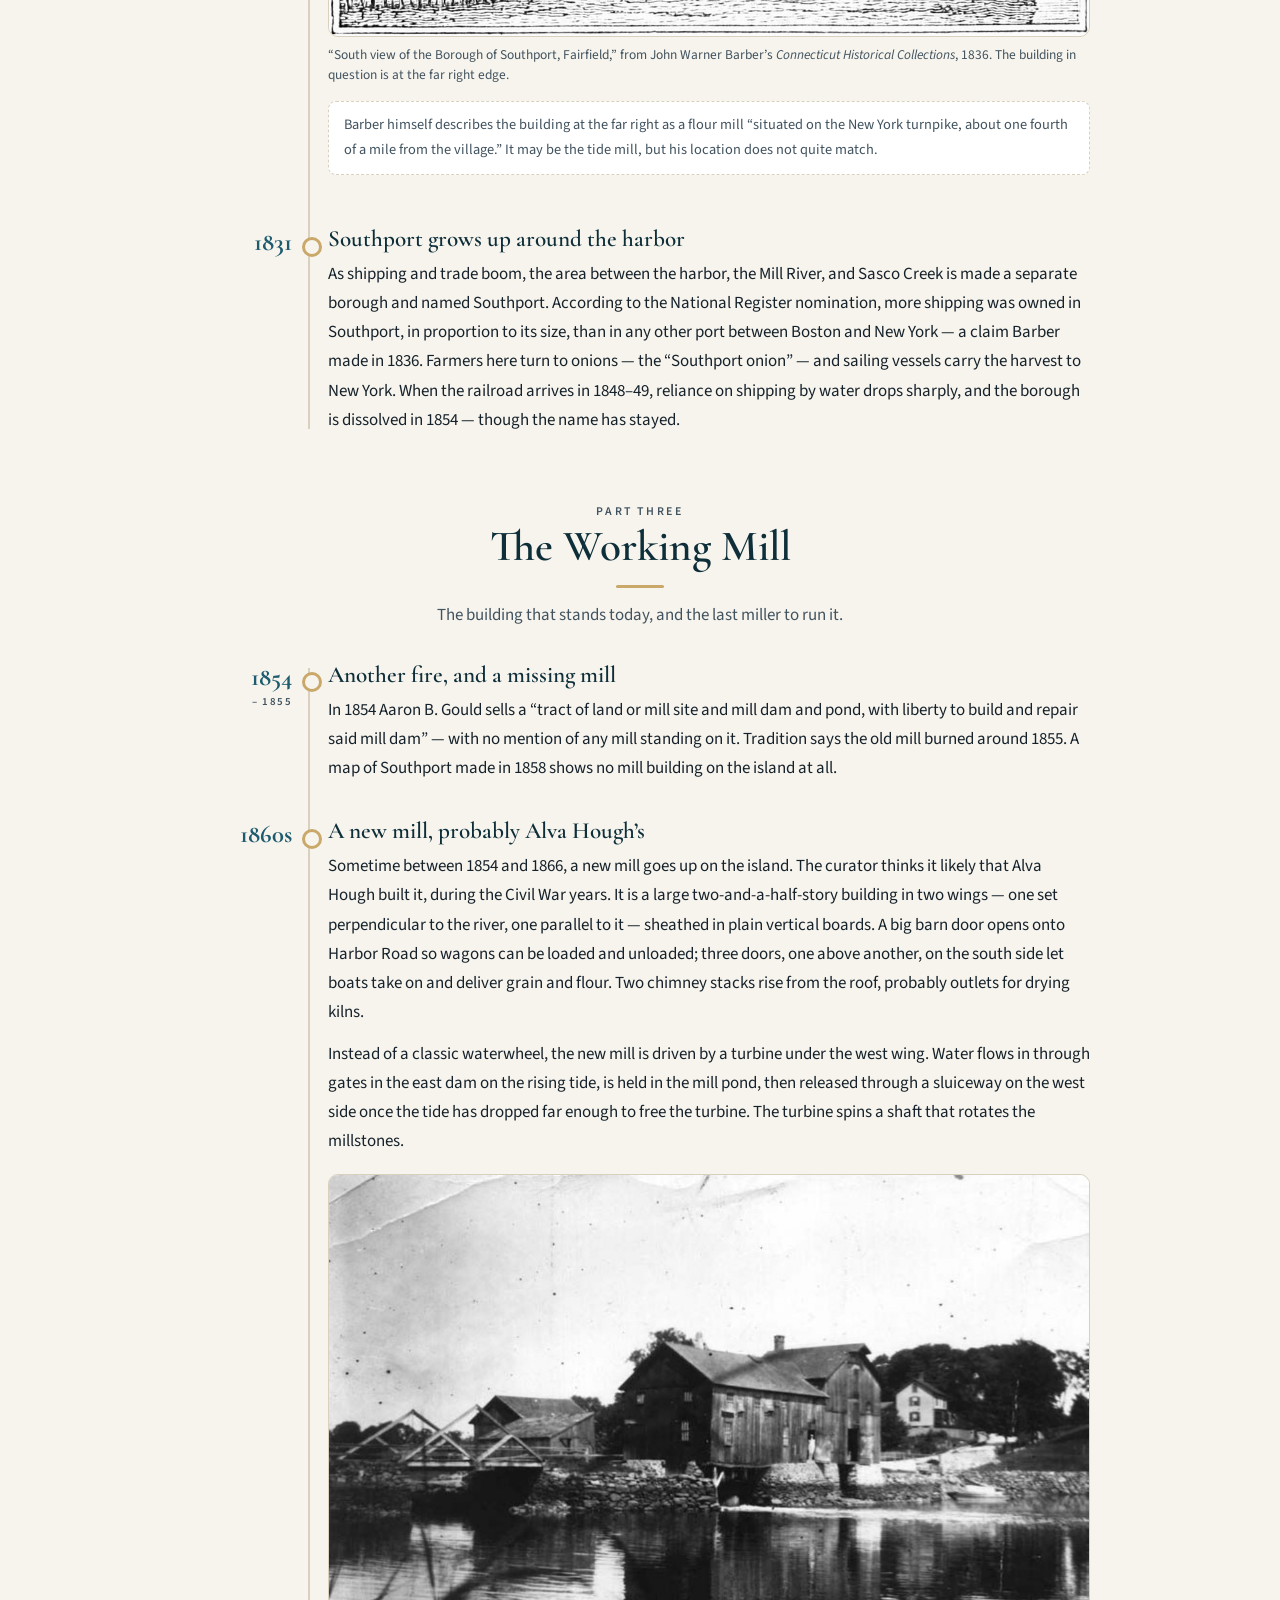
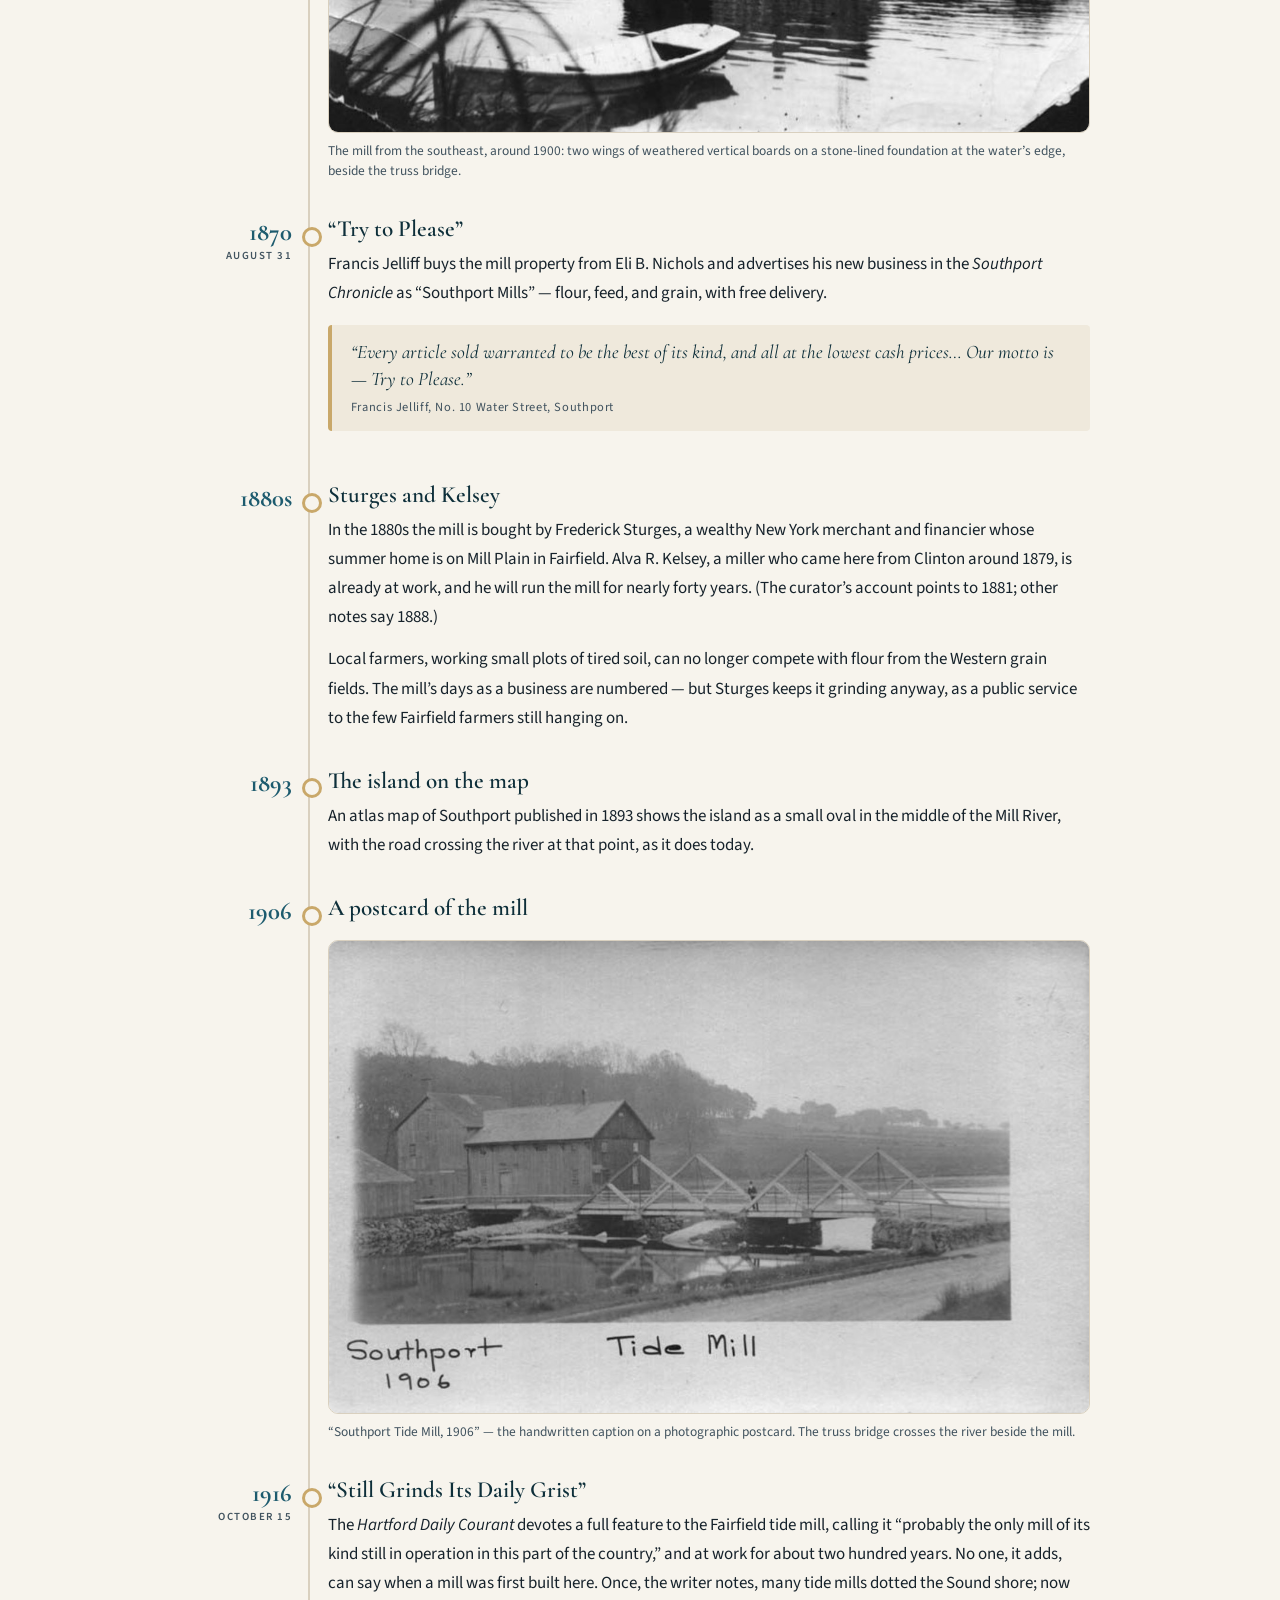
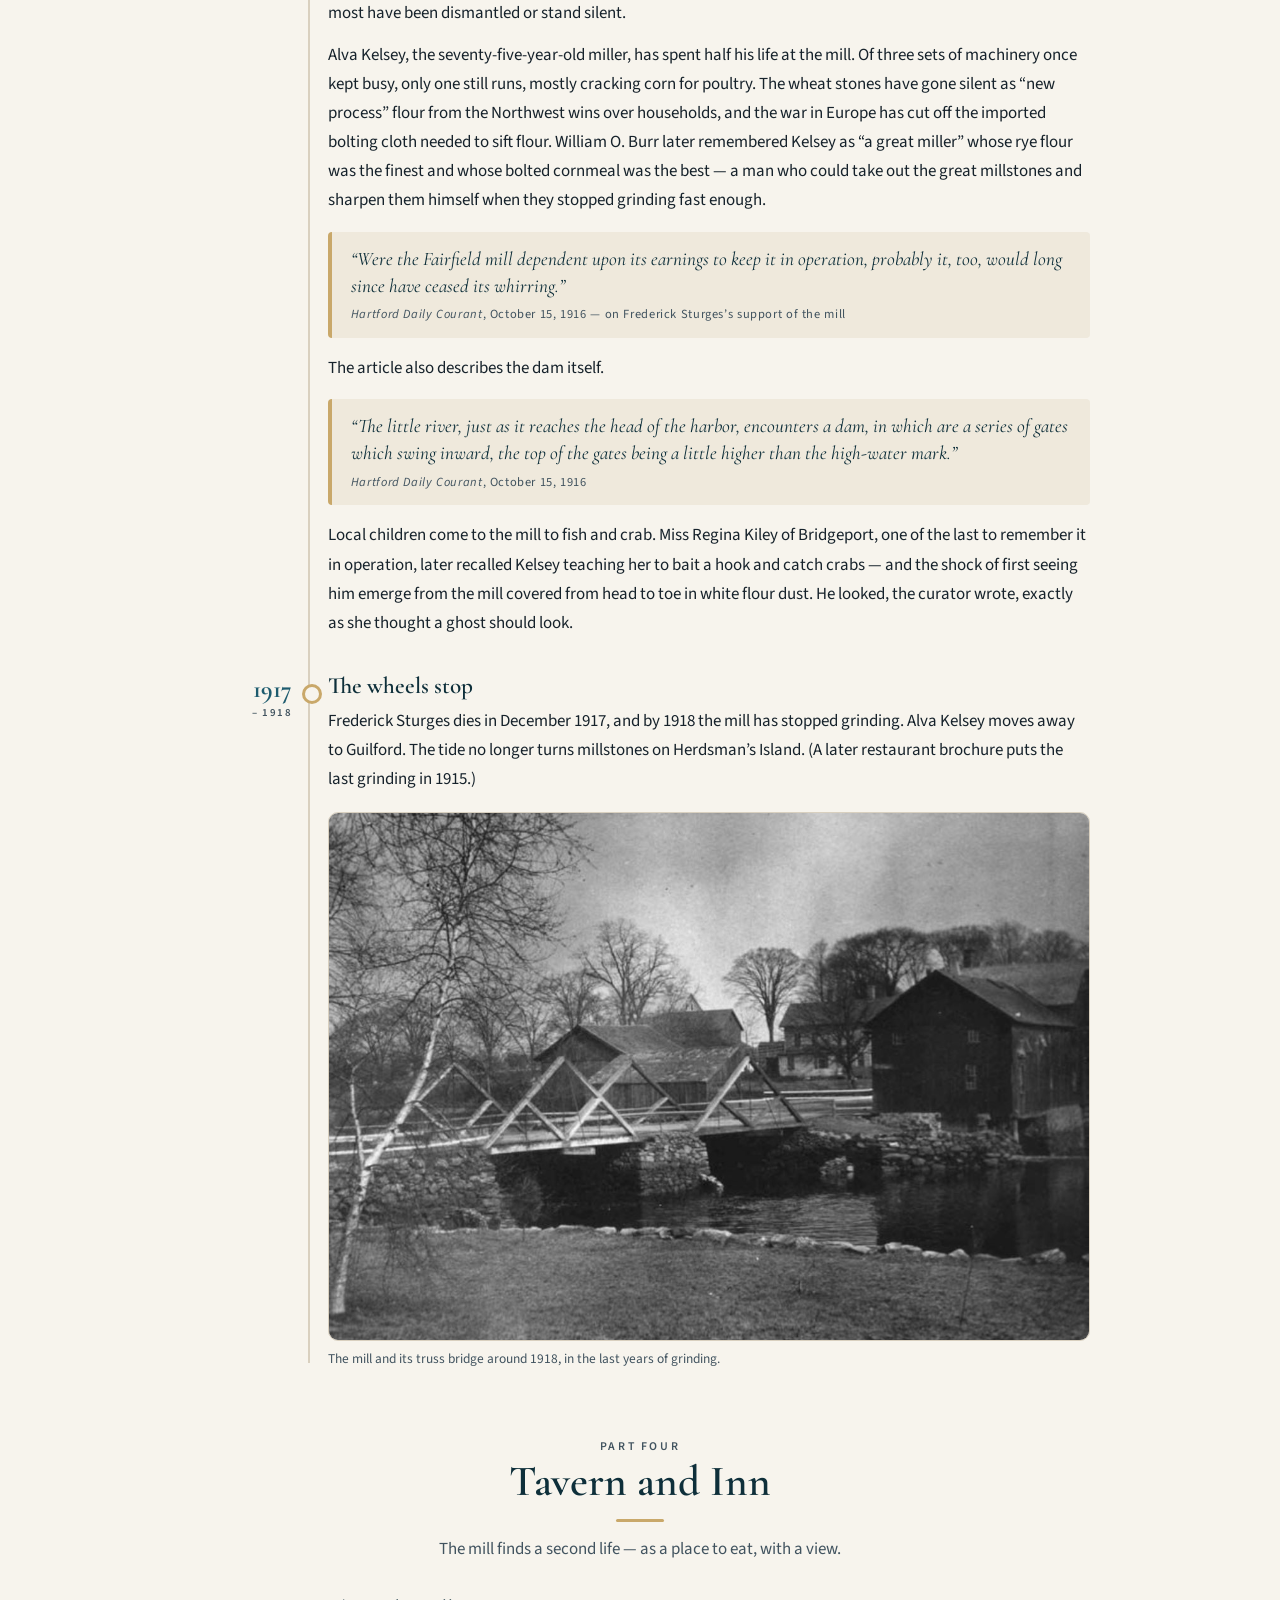
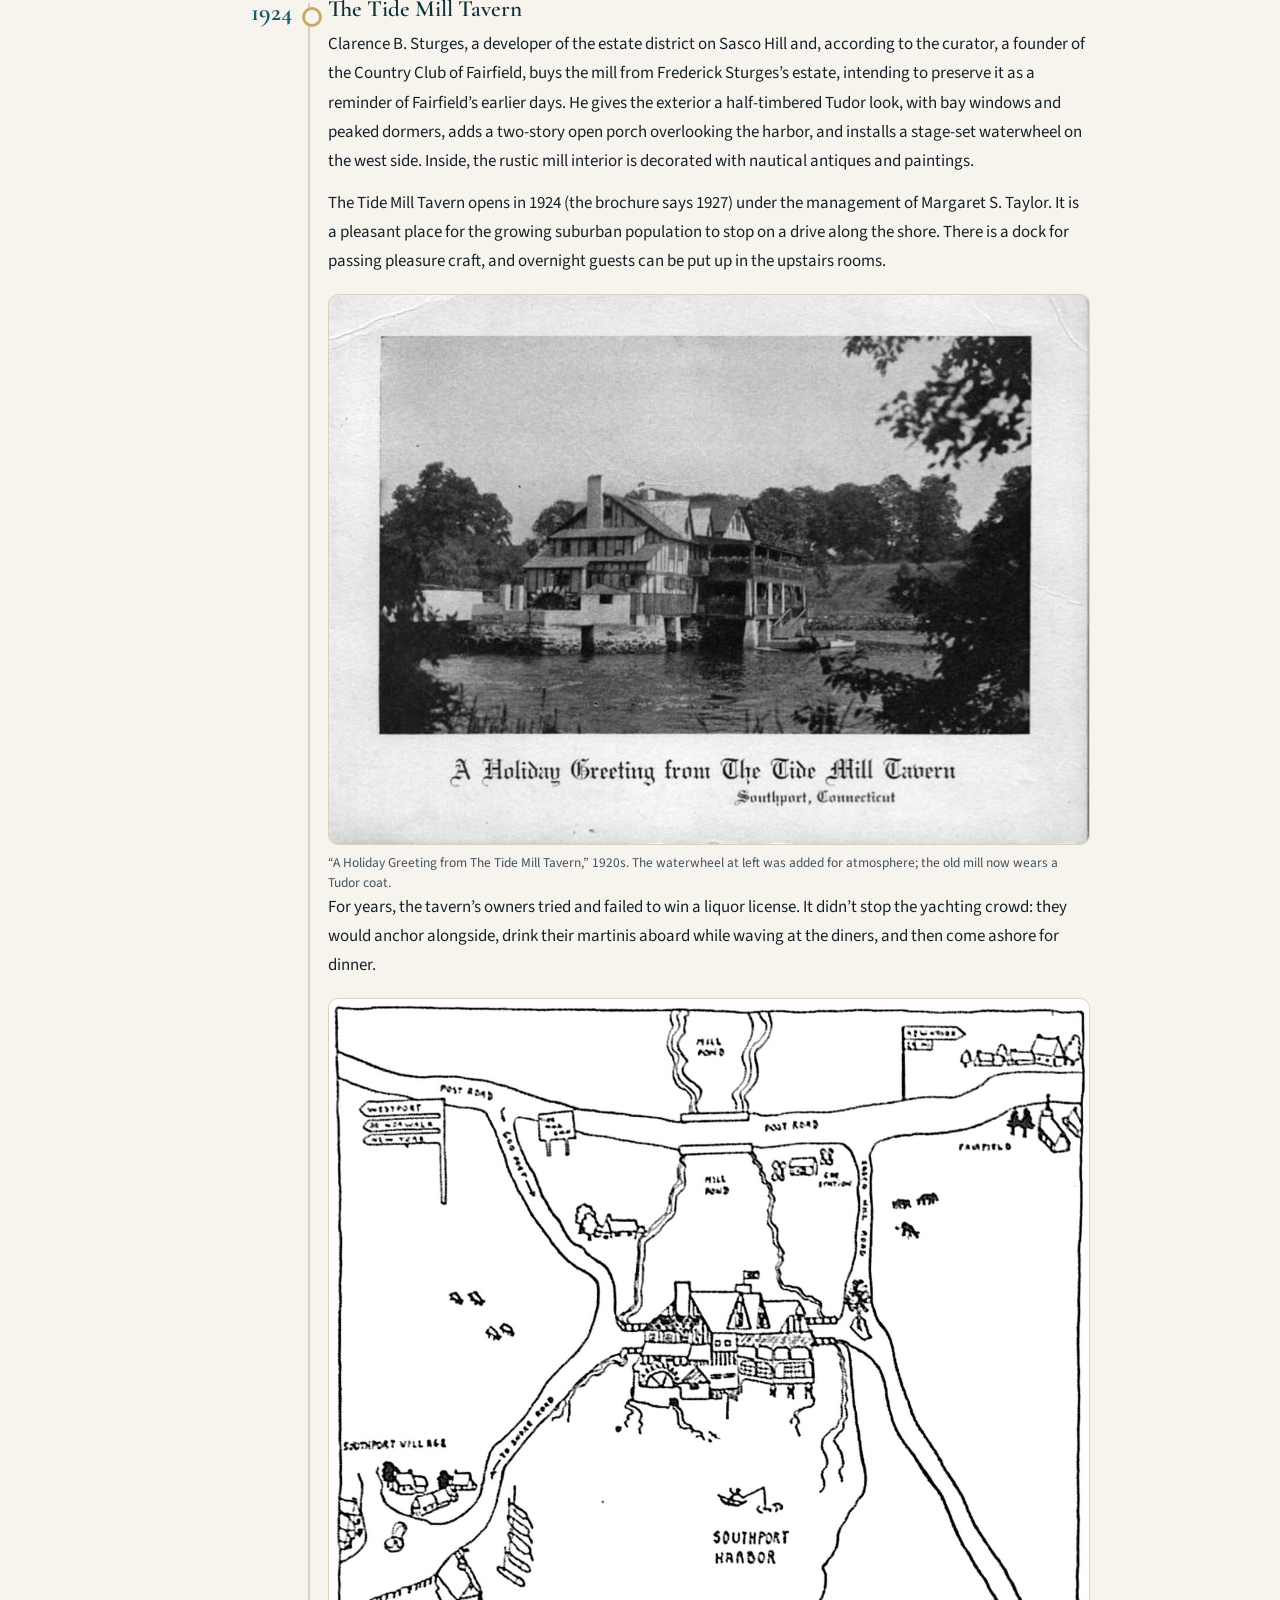
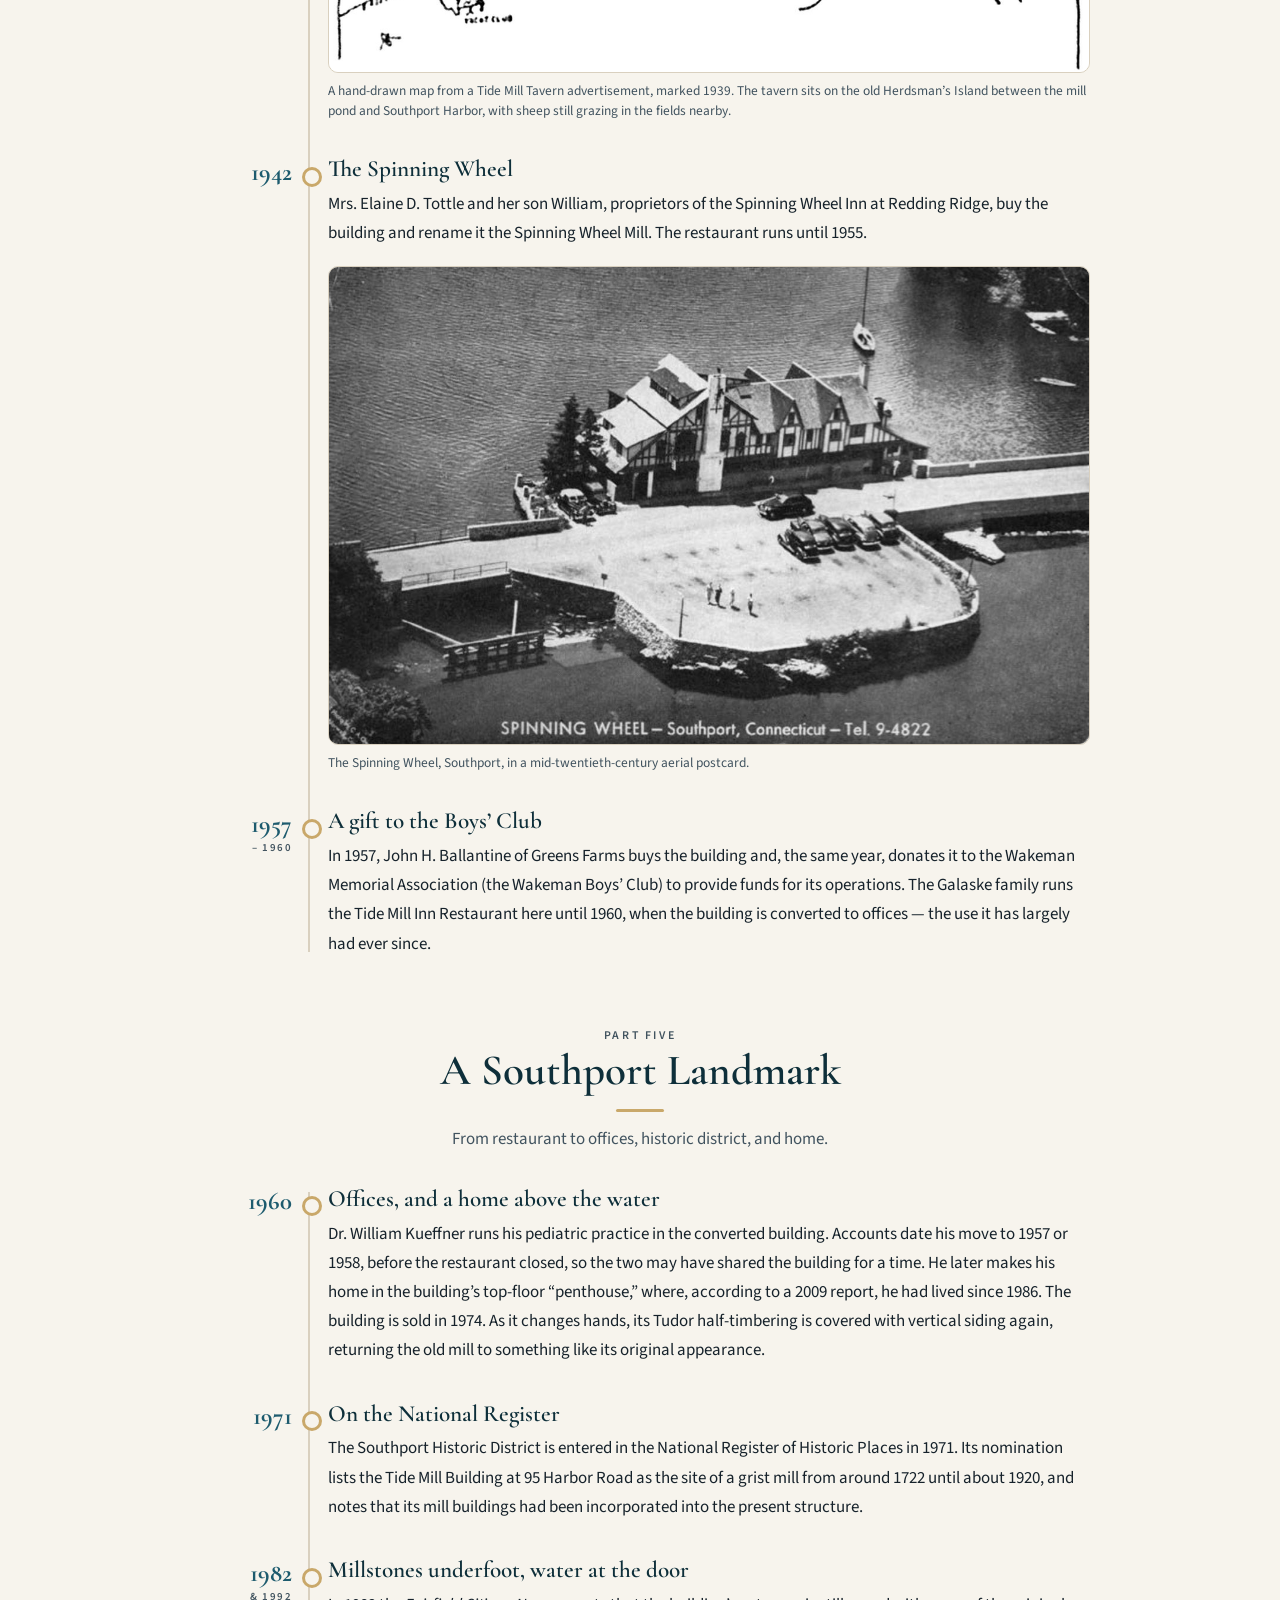
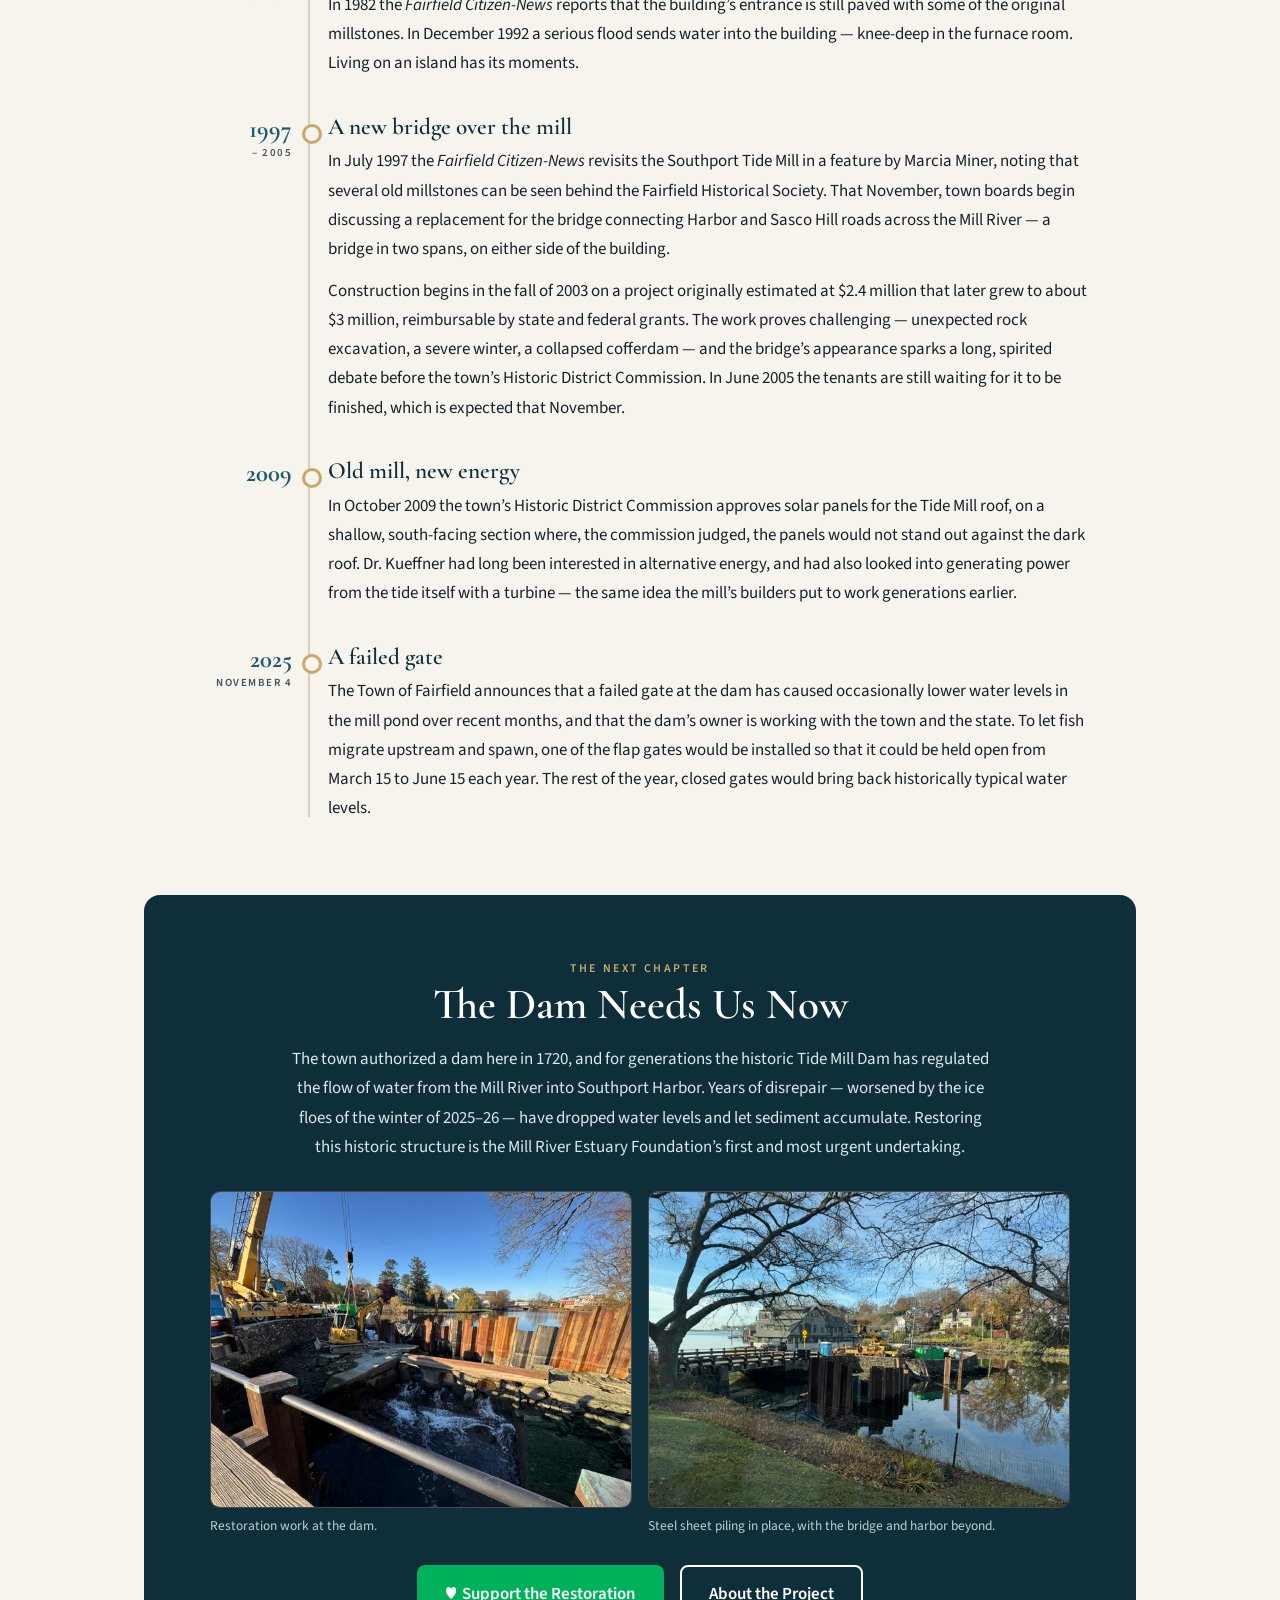
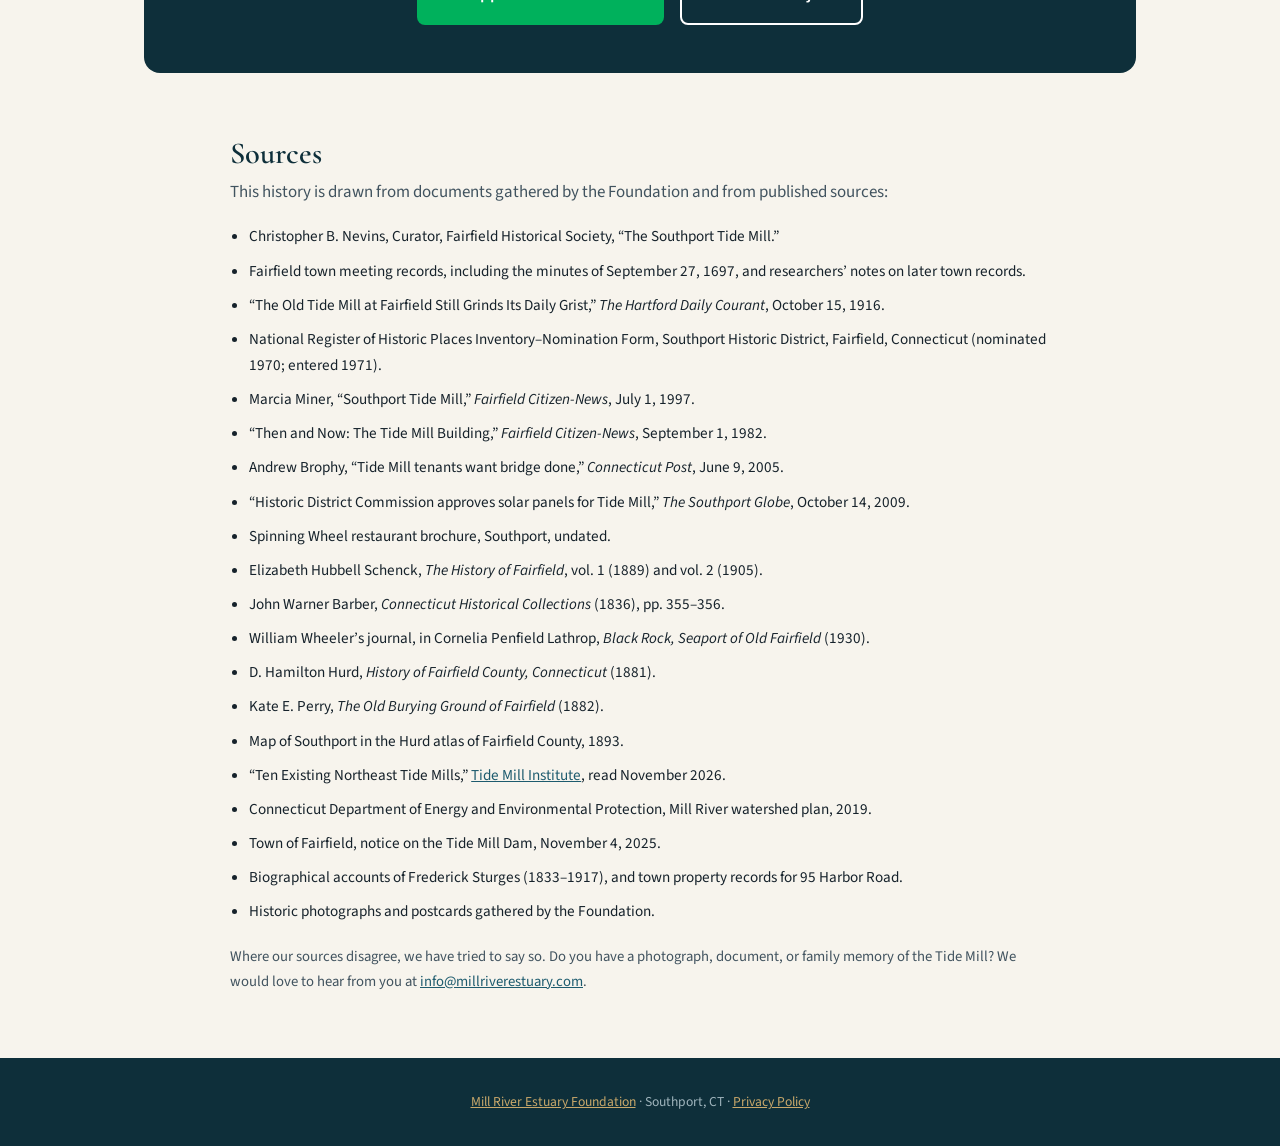
<file: history.html>
<!DOCTYPE html>
<html lang="en">
<head>
<meta charset="UTF-8" />
<meta name="viewport" content="width=device-width, initial-scale=1.0" />
<title>History of the Tide Mill Dam — Mill River Estuary Foundation</title>
<meta name="description" content="Three centuries at the head of Southport Harbor: the story of the Tide Mill and Dam on the Mill River, from the 1697 town grant on Herdsman's Island to today's restoration." />
<link rel="preconnect" href="https://fonts.googleapis.com" />
<link rel="preconnect" href="https://fonts.gstatic.com" crossorigin />
<link href="https://fonts.googleapis.com/css2?family=Cormorant+Garamond:ital,wght@0,500;0,600;0,700;1,500;1,600&family=Source+Sans+3:wght@400;600&display=swap" rel="stylesheet" />
<style>
  :root{
    --ink:#16222b; --soft:#41535f; --paper:#f7f4ed; --paper-2:#efe9dc;
    --tide:#1d5b6e; --tide-deep:#0e2f3a; --sand:#c9a86a; --line:#d9d0bf;
  }
  *{box-sizing:border-box;}
  html{scroll-behavior:smooth;}
  body{margin:0;color:var(--ink);background:var(--paper);font-family:"Source Sans 3",system-ui,sans-serif;font-size:1.06rem;line-height:1.72;}
  h1,h2,h3{font-family:"Cormorant Garamond",Georgia,serif;color:var(--tide-deep);line-height:1.15;font-weight:600;margin:0;}
  a{color:var(--tide);}
  a:hover{color:var(--tide-deep);}
  img{display:block;max-width:100%;height:auto;}
  .kicker{text-transform:uppercase;letter-spacing:.22em;font-size:.74rem;font-weight:600;color:var(--sand);margin:0 0 .6rem;}

  /* top bar */
  .nav{position:sticky;top:0;z-index:20;background:rgba(14,47,58,.96);padding:.8rem 1.5rem;}
  .nav__in{max-width:1040px;margin:0 auto;display:flex;justify-content:space-between;align-items:center;gap:1rem;}
  .nav__brand{font-family:"Cormorant Garamond",serif;font-size:1.15rem;font-weight:700;color:#fff;text-decoration:none;line-height:1.1;}
  .nav__brand small{display:block;font-family:"Source Sans 3",sans-serif;font-size:.56rem;letter-spacing:.28em;text-transform:uppercase;color:var(--sand);font-weight:600;}
  .nav__links{display:flex;gap:1.1rem;align-items:center;}
  .nav__links a{color:#fff;text-decoration:none;font-size:.78rem;font-weight:600;letter-spacing:.08em;text-transform:uppercase;}
  .nav__links a:hover{color:var(--sand);}
  .nav__links .nav__donate{background:#00b15c;border-radius:6px;padding:.45rem .9rem;}
  .nav__links .nav__donate:hover{color:#fff;background:#009b50;}
  @media(max-width:640px){.nav__links a:not(.nav__donate){display:none;}}

  /* hero */
  .hero{position:relative;color:#fff;text-align:center;padding:6.5rem 1.5rem 5rem;
    background:linear-gradient(rgba(14,47,58,.62),rgba(14,47,58,.82)),url("img/hero-dam.jpg") center 60%/cover no-repeat;}
  .hero__in{max-width:820px;margin:0 auto;}
  .hero .kicker{font-size:.8rem;}
  .hero h1{color:#fff;font-size:clamp(2.4rem,7vw,4.4rem);font-weight:700;}
  .hero p.sub{font-family:"Cormorant Garamond",serif;font-style:italic;font-size:clamp(1.15rem,3vw,1.65rem);color:#eadfca;margin:1.1rem auto 0;max-width:640px;line-height:1.35;}

  main{max-width:1040px;margin:0 auto;padding:0 1.5rem;}
  .intro{max-width:760px;margin:3.2rem auto 0;font-size:1.16rem;}
  .intro p{margin:0 0 1rem;}


  /* how it works */
  .how{margin:3.6rem 0 0;}
  .how h2{font-size:clamp(1.8rem,4.5vw,2.4rem);text-align:center;margin-bottom:.4rem;}
  .how .lead{text-align:center;max-width:680px;margin:0 auto 1.8rem;color:var(--soft);}
  .how__grid{display:grid;grid-template-columns:repeat(3,1fr);gap:1.2rem;counter-reset:s;}
  .how__card{background:#fff;border:1px solid var(--line);border-radius:12px;padding:1.3rem 1.3rem 1.4rem;position:relative;}
  .how__card::before{counter-increment:s;content:counter(s);display:grid;place-items:center;width:2.1rem;height:2.1rem;border-radius:50%;background:var(--tide);color:#fff;font-weight:600;margin-bottom:.7rem;}
  .how__card h3{font-size:1.25rem;margin-bottom:.4rem;}
  .how__card p{margin:0;font-size:.95rem;color:var(--soft);}
  blockquote{margin:0;}
  .how__quote{max-width:760px;margin:1.8rem auto 0;text-align:center;font-family:"Cormorant Garamond",serif;font-style:italic;font-size:1.35rem;line-height:1.4;color:var(--tide-deep);}
  .how__quote cite{display:block;font-family:"Source Sans 3",sans-serif;font-style:normal;font-size:.8rem;letter-spacing:.06em;color:var(--soft);margin-top:.5rem;}

  /* timeline */
  .era{margin:4.2rem 0 0;}
  .era__head{text-align:center;margin-bottom:2rem;}
  .era__head h2{font-size:clamp(1.9rem,5vw,2.7rem);}
  .era__head h2::after{content:"";display:block;width:48px;height:3px;background:var(--sand);border-radius:2px;margin:.8rem auto 0;}
  .era__head p{margin:.8rem auto 0;max-width:620px;color:var(--soft);}
  .timeline{position:relative;max-width:900px;margin:0 auto;}
  .timeline::before{content:"";position:absolute;left:7.4rem;top:.4rem;bottom:.4rem;width:2px;background:var(--line);}
  .entry{display:grid;grid-template-columns:6.4rem 1fr;gap:2.2rem;margin:0 0 2.2rem;position:relative;}
  .entry::before{content:"";position:absolute;left:calc(7.4rem - 6px);top:.65rem;width:14px;height:14px;border-radius:50%;background:var(--paper);border:3px solid var(--sand);}
  .entry__when{font-family:"Cormorant Garamond",serif;font-weight:700;font-size:1.55rem;line-height:1.1;color:var(--tide);text-align:right;padding-top:.15rem;}
  .entry__when small{display:block;font-family:"Source Sans 3",sans-serif;font-weight:600;font-size:.68rem;letter-spacing:.14em;text-transform:uppercase;color:var(--soft);margin-top:.25rem;}
  .entry__body h3{font-size:1.45rem;margin-bottom:.45rem;}
  .entry__body p{margin:0 0 .8rem;}
  .entry__body p:last-child{margin-bottom:0;}
  .quote{margin:1rem 0 !important;padding:.9rem 1.2rem;background:var(--paper-2);border-left:4px solid var(--sand);border-radius:4px;font-family:"Cormorant Garamond",serif;font-style:italic;font-size:1.2rem;line-height:1.4;color:var(--tide-deep);}
  .quote cite{display:block;font-family:"Source Sans 3",sans-serif;font-style:normal;font-size:.78rem;letter-spacing:.05em;color:var(--soft);margin-top:.4rem;}
  .note{margin:1rem 0 !important;font-size:.9rem;color:var(--soft);background:#fff;border:1px dashed var(--line);border-radius:8px;padding:.7rem .95rem;}

  figure{margin:1.1rem 0 0;}
  figure img{width:100%;border-radius:10px;border:1px solid var(--line);background:#1c1c1c;}
  figcaption{font-size:.84rem;color:var(--soft);margin-top:.5rem;line-height:1.5;}
  figure + p{margin-top:1.1rem;}
  .pair{display:grid;grid-template-columns:1fr 1fr;gap:1rem;margin-top:1.1rem;}
  .pair figure{margin:0;}

  /* today */
  .today{margin:4.5rem 0 0;background:var(--tide-deep);color:#fff;border-radius:16px;padding:3rem 2rem;text-align:center;}
  .today h2{color:#fff;font-size:clamp(1.9rem,5vw,2.7rem);}
  .today .kicker{color:var(--sand);}
  .today p{max-width:700px;margin:1rem auto 0;color:#dce8ec;}
  .today .pair{max-width:860px;margin:1.8rem auto 0;}
  .today figcaption{color:#bcd0d6;text-align:left;}
  .today figure img{border-color:rgba(255,255,255,.2);}
  .btns{display:flex;gap:1rem;justify-content:center;flex-wrap:wrap;margin-top:1.8rem;}
  .btn{display:inline-flex;align-items:center;padding:.85rem 1.7rem;border-radius:8px;font-weight:600;text-decoration:none;border:2px solid transparent;}
  .btn--donate{background:#00b15c;color:#fff;}
  .btn--donate:hover{background:#009b50;color:#fff;}
  .btn--ghost{border-color:#fff;color:#fff;}
  .btn--ghost:hover{background:rgba(255,255,255,.12);color:#fff;}

  /* sources */
  .sources{margin:4rem auto 0;max-width:820px;}
  .sources h2{font-size:1.9rem;margin-bottom:.4rem;}
  .sources p.lead{color:var(--soft);margin:0 0 1rem;}
  .sources ul{padding-left:1.2rem;margin:0;}
  .sources li{margin:.5rem 0;font-size:.95rem;color:var(--ink);}
  .sources .caveat{margin-top:1.2rem;font-size:.92rem;color:var(--soft);}

  footer{margin-top:4rem;background:var(--tide-deep);color:#9fb4bc;text-align:center;padding:2rem 1.5rem;font-size:.85rem;}
  footer a{color:var(--sand);}

  @media(max-width:860px){
    .how__grid{grid-template-columns:1fr;}
  }
  @media(max-width:720px){
    .timeline::before{left:7px;}
    .entry{grid-template-columns:1fr;gap:.2rem;padding-left:2rem;margin-bottom:2rem;}
    .entry::before{left:0;top:.5rem;}
    .entry__when{text-align:left;font-size:1.4rem;}
    .entry__when small{display:inline;margin-left:.6rem;}
    .pair{grid-template-columns:1fr;}
    .today{padding:2.4rem 1.2rem;border-radius:12px;}
  }
</style>
</head>
<body>

<nav class="nav">
  <div class="nav__in">
    <a class="nav__brand" href="/">Mill River Estuary Foundation<small>Southport · Connecticut</small></a>
    <div class="nav__links">
      <a href="/">&larr; Home</a>
      <a href="/#priority">Priority Project</a>
      <a class="nav__donate" href="/#donate">Donate</a>
    </div>
  </div>
</nav>

<header class="hero">
  <div class="hero__in">
    <p class="kicker">Our Heritage</p>
    <h1>History of the Tide Mill Dam</h1>
    <p class="sub">Three centuries of tides, millstones, fire, and rebuilding at the head of Southport Harbor</p>
  </div>
</header>

<main>

  <section class="intro">
    <p>Where the Mill River meets Southport Harbor, a small rocky island has been tied to the tides for more than three hundred years. Early settlers called it Herdsman&rsquo;s Island, probably because the
      town&rsquo;s sheep were gathered there each night, safe from wolves. In 1697 the town of Fairfield gave
      permission to build a grist mill there. The mills that followed, the dam, and the tidal pond behind it have shaped this corner of Southport ever since.</p>
    <p>This is their story, told from town records, newspaper accounts, a curator&rsquo;s research,
      and the photographs that survive &mdash; in the order it happened. The building itself is a rarity: the Tide Mill Institute
      pictures it among ten tide mill buildings still standing in the northeastern United States. None still operate.</p>
  </section>

  <!-- HOW IT WORKED -->
  <section class="how" id="how">
    <h2>How a Tide Mill Works</h2>
    <p class="lead">A tide mill needs no waterfall. It borrows the power of the sea, twice a day.</p>
    <div class="how__grid">
      <div class="how__card">
        <h3>The flood tide fills the pond</h3>
        <p>As the tide rises in the harbor, gates in the dam let salt water flow in and fill the mill pond.
          At flood stage the tide can reach about a mile up the Mill River.</p>
      </div>
      <div class="how__card">
        <h3>The gates hold it back</h3>
        <p>At high tide the gates close, trapping the water in the pond &mdash; a tidal basin that stays high
          while the harbor outside begins to fall.</p>
      </div>
      <div class="how__card">
        <h3>The ebb turns the mill</h3>
        <p>When the tide has fallen about halfway, the gates open and the trapped water rushes out, turning
          the machinery that drives the millstones until low tide or shortly after.</p>
      </div>
    </div>
    <blockquote class="how__quote">
      &ldquo;It was a tide mill and could only operate on the falling tide. When there was a lot of grain to
      be ground, Mr. Kelsey would get up in the nite, light his old oil lantern, start the mill agoing
      to catch the falling tide.&rdquo;
      <cite>&mdash; William O. Burr, in 1951, remembering miller Alva Kelsey</cite>
    </blockquote>
  </section>

  <!-- ERA 1 -->
  <section class="era" id="early">
    <div class="era__head">
      <p class="kicker">Part One</p>
      <h2>A River of Mills</h2>
      <p>Fairfield began as a farming community &mdash; and farmers needed millers.</p>
    </div>
    <div class="timeline">

      <div class="entry">
        <div class="entry__when">1639</div>
        <div class="entry__body">
          <h3>A farming town needs a miller</h3>
          <p>Fairfield is founded in 1639. Farmers depend on millers to grind their wheat, and land is even
            granted to millers to encourage them to settle. In time the shores of the river are dotted with
            grist, fulling, and sawmills.</p>
        </div>
      </div>

      <div class="entry">
        <div class="entry__when">1640s</div>
        <div class="entry__body">
          <h3>How the river got its name</h3>
          <p>Elizabeth Hubbell Schenck&rsquo;s 1889 history of Fairfield says the first grist mill on this river was
            built upstream at Mill Plain by Thomas Sherwood, in the mid-1640s. John Green soon added another above it.</p>
          <p class="quote">&ldquo;&hellip;hence the name of Sasqua was changed to that of the Mill river.&rdquo;
            <cite>Elizabeth Hubbell Schenck, The History of Fairfield, 1889</cite></p>
        </div>
      </div>

      <div class="entry">
        <div class="entry__when">1662</div>
        <div class="entry__body">
          <h3>Mills multiply on the Mill River</h3>
          <p>In 1662 Richard Ogden completes a mill for the town on the Mill River, with its own dam and trench, upstream at
            Mill Plain, where Perry&rsquo;s Mill later stood. For the next fifty years, the town&rsquo;s records
            are full of grants of privileges to build more grist mills and fulling mills along the river.</p>
          <p>Millers were paid in grain: a share of what they ground, usually one sixteenth, called the toll. Until
            Ogden&rsquo;s mill is finished, the town lets Thomas Sherwood, miller of &ldquo;the new mill on Mill
            river,&rdquo; keep the toll.</p>
        </div>
      </div>

      <div class="entry">
        <div class="entry__when">1697</div>
        <div class="entry__body">
          <h3>A mill on Herdsman&rsquo;s Island</h3>
          <p>At a town meeting in Fairfield, Thomas Bedient asks for liberty to build a grist mill on the
            Mill River &ldquo;at ye place called Herdsmans Island.&rdquo; The little island at the head of
            Southport Harbor had been named by the early settlers, probably because the town&rsquo;s sheep were
            herded there each night, to keep them safe from wolves and other predators.</p>
          <p>It is the earliest grant for a mill on the island found in records.</p>
          <p class="note">Permission is not proof. The Fairfield Historical Society&rsquo;s curator cautions that we do
            not know whether the mills permitted here in 1697, 1702, and 1722 were actually built, &ldquo;but it is likely they
            were.&rdquo; By 1770 a mill
            definitely stood on the island.</p>
        </div>
      </div>

    </div>
  </section>

  <!-- ERA 2 -->
  <section class="era" id="fire">
    <div class="era__head">
      <p class="kicker">Part Two</p>
      <h2>Fire, War, and Rebuilding</h2>
      <p>Wooden mills burn. On the Mill River, they were rebuilt again and again.</p>
    </div>
    <div class="timeline">

      <div class="entry">
        <div class="entry__when">1702</div>
        <div class="entry__body">
          <h3>Consumed by fire</h3>
          <p>Town records of August 6, 1702, as quoted in a 1997 article, report that the mill on the Mill River had been &ldquo;consumed
            by fire&rdquo; and that there was a &ldquo;necessity of a mill being erected again for ye
            comfort&rdquo; of the town. Permission to rebuild on Herdsman&rsquo;s Island is given to Moses Dimon
            and Joseph Perry &mdash; Perry then a young man of about twenty-five. The passage quoted does not say which mill had burned.</p>
          <p class="note">A second fire, in 1705, was upstream: Richard Ogden&rsquo;s mill at Mill Plain burned that year, and Joseph
            Perry bought the site and built the dam at what became Perry&rsquo;s Mill.</p>
        </div>
      </div>

      <div class="entry">
        <div class="entry__when">1720</div>
        <div class="entry__body">
          <h3>The town authorizes a dam</h3>
          <p>In town minutes of December 1720, the town grants Joseph Perry the old mill pond and gives him
            liberty to erect a grist mill at Herdsman&rsquo;s Island, &ldquo;where it may be most convenient
            for making a damm over the river near that place.&rdquo; The curator of the Fairfield Historical
            Society dates Perry&rsquo;s permission to build on the island to 1722, and the National Register
            of Historic Places records this as the site of a grist mill from around 1722.</p>
          <p>It is the earliest permission for a dam here that we have found. The dam standing today, with its concrete
            spillways, is later; we have not found when it was built.</p>
          <p class="note">Sources differ on the date: a restaurant brochure gives 1712, notes on the town minutes give 1720, and the curator and the National Register give 1722.</p>
        </div>
      </div>

      <div class="entry">
        <div class="entry__when">1770</div>
        <div class="entry__body">
          <h3>&ldquo;It grinds well&rdquo;</h3>
          <p>Peter Perry, who runs a mill a mile upstream, writes in his account book that Jabez Perry&rsquo;s
            new mill on Herdsman&rsquo;s Island threatens to take away a good deal of his business.</p>
          <p class="quote">&ldquo;&hellip;for it is the talk that it grinds well.&rdquo;
            <cite>Peter Perry&rsquo;s account book, 1770</cite></p>
        </div>
      </div>

      <div class="entry">
        <div class="entry__when">1779</div>
        <div class="entry__body">
          <h3>The Revolution reaches the Mill River</h3>
          <p>In July 1779 British troops burn Fairfield, and the next day land at Mill River, where they
            burn &ldquo;eight houses and out-buildings.&rdquo; Later local accounts say the tide mill burned too, but
            other accounts of the raid do not mention it.</p>
          <p>The danger does not end. On March 4, 1781, William Wheeler of Black Rock notes in his journal that
            the enemy, thirty men in four boats, &ldquo;burnt 2 tide mills on Mill
            River belonging to the Perrys.&rdquo;</p>
          <p>An account from the other side survives as well. Captain Hubbell of the Associated Loyalists, crossing
            from Long Island, lands with thirty to forty men in whaleboats and leads a party up the river.</p>
          <p class="quote">&ldquo;&hellip;two miles up Mill River &amp; destroyed two mills &amp; about two hundred barrels of
            flour, collected there, as they were told, for the French at Rhode Island.&rdquo;
            <cite>Account quoted in Elizabeth Hubbell Schenck, The History of Fairfield, vol. 2, 1905</cite></p>
          <p>After the war, Jabez Perry rebuilds.</p>
          <p class="note">Was this mill one of the two? Wheeler&rsquo;s &ldquo;tide mills&rdquo; points to this stretch of the
            river; &ldquo;two miles up&rdquo; better fits Perry&rsquo;s Mill, farther upstream. We cannot be certain.</p>
        </div>
      </div>

      <div class="entry">
        <div class="entry__when">1800</div>
        <div class="entry__body">
          <h3>New owners, a famous view</h3>
          <p>The mill leaves the Perry family in the early 1800s and is owned by Enoch and Charles Foot, and
            later by John Moody, who also runs a mill on the Rooster River near Bridgeport. It is a simple
            two-story rectangular building, set across the island at a right angle to the water&rsquo;s flow.
            The curator finds it in the right background of John Warner Barber&rsquo;s famous 1836 view of
            Southport Harbor.</p>
          <figure>
            <img src="img/history-barber-1836.jpg" width="1280" height="831" loading="lazy"
              alt="1836 engraving of Southport seen across the harbor, with a church spire, waterfront buildings, sailing vessels, and a small building at the far right edge" />
            <figcaption>&ldquo;South view of the Borough of Southport, Fairfield,&rdquo; from John Warner Barber&rsquo;s
              <em>Connecticut Historical Collections</em>, 1836. The building in question is at the far right edge.</figcaption>
          </figure>
          <p class="note">Barber himself describes the building at the far right as a flour mill &ldquo;situated on the New York
            turnpike, about one fourth of a mile from the village.&rdquo; It may be the tide mill, but his location does not
            quite match.</p>
        </div>
      </div>

      <div class="entry">
        <div class="entry__when">1831</div>
        <div class="entry__body">
          <h3>Southport grows up around the harbor</h3>
          <p>As shipping and trade boom, the area between the harbor, the Mill River, and Sasco Creek is
            made a separate borough and named Southport. According to the National Register nomination,
            more shipping was owned in Southport, in proportion to its size, than in any other port between
            Boston and New York &mdash; a claim Barber made in 1836. Farmers here turn to onions &mdash; the &ldquo;Southport onion&rdquo; &mdash;
            and sailing vessels carry the harvest to New York. When the railroad arrives in 1848&ndash;49,
            reliance on shipping by water drops sharply, and the borough is dissolved in 1854 &mdash; though
            the name has stayed.</p>
        </div>
      </div>

    </div>
  </section>

  <!-- ERA 3 -->
  <section class="era" id="working">
    <div class="era__head">
      <p class="kicker">Part Three</p>
      <h2>The Working Mill</h2>
      <p>The building that stands today, and the last miller to run it.</p>
    </div>
    <div class="timeline">

      <div class="entry">
        <div class="entry__when">1854<small>&ndash; 1855</small></div>
        <div class="entry__body">
          <h3>Another fire, and a missing mill</h3>
          <p>In 1854 Aaron B. Gould sells a &ldquo;tract of land or mill site and mill dam and pond, with
            liberty to build and repair said mill dam&rdquo; &mdash; with no mention of any mill standing on
            it. Tradition says the old mill burned around 1855. A map of Southport made in 1858 shows no
            mill building on the island at all.</p>
        </div>
      </div>

      <div class="entry">
        <div class="entry__when">1860s</div>
        <div class="entry__body">
          <h3>A new mill, probably Alva Hough&rsquo;s</h3>
          <p>Sometime between 1854 and 1866, a new mill goes up on the
            island. The curator thinks it likely that Alva Hough built it, during the Civil War years. It is a large two-and-a-half-story building in two wings &mdash; one set perpendicular to the
            river, one parallel to it &mdash; sheathed in plain vertical boards. A big barn door opens onto
            Harbor Road so wagons can be loaded and unloaded; three doors, one above another, on the south side
            let boats take on and deliver grain and flour. Two chimney stacks rise from the roof, probably
            outlets for drying kilns.</p>
          <p>Instead of a classic waterwheel, the new mill is driven by a turbine under the west wing.
            Water flows in through gates in the east dam on the rising tide, is held in the mill pond, then
            released through a sluiceway on the west side once the tide has dropped far enough to free the turbine. The turbine spins a shaft that rotates the millstones.</p>
          <figure>
            <img src="img/history-c1900.jpg" width="1142" height="836" loading="lazy"
              alt="Black-and-white photograph of the wooden Tide Mill from the southeast, beside a truss bridge, with a rowboat in the foreground" />
            <figcaption>The mill from the southeast, around 1900: two wings of weathered vertical boards on a
              stone-lined foundation at the water&rsquo;s edge, beside the truss bridge.</figcaption>
          </figure>
        </div>
      </div>

      <div class="entry">
        <div class="entry__when">1870<small>August 31</small></div>
        <div class="entry__body">
          <h3>&ldquo;Try to Please&rdquo;</h3>
          <p>Francis Jelliff buys the mill property from Eli B. Nichols and advertises his new business in the
            <em>Southport Chronicle</em> as &ldquo;Southport Mills&rdquo; &mdash; flour, feed, and grain, with
            free delivery.</p>
          <p class="quote">&ldquo;Every article sold warranted to be the best of its kind, and all at the lowest
            cash prices&hellip; Our motto is &mdash; Try to Please.&rdquo;
            <cite>Francis Jelliff, No. 10 Water Street, Southport</cite></p>
        </div>
      </div>

      <div class="entry">
        <div class="entry__when">1880s</div>
        <div class="entry__body">
          <h3>Sturges and Kelsey</h3>
          <p>In the 1880s the mill is bought by Frederick Sturges, a wealthy New York merchant and
            financier whose summer home is on Mill Plain in Fairfield. Alva R. Kelsey, a miller who came here
            from Clinton around 1879, is already at work, and he will run the mill for nearly forty years.
            (The curator&rsquo;s account points to 1881; other notes say 1888.)</p>
          <p>Local farmers, working small plots of tired soil, can no longer compete with flour from the
            Western grain fields. The mill&rsquo;s days as a business are numbered &mdash; but Sturges keeps
            it grinding anyway, as a public service to the few Fairfield farmers still hanging on.</p>
        </div>
      </div>

      <div class="entry">
        <div class="entry__when">1893</div>
        <div class="entry__body">
          <h3>The island on the map</h3>
          <p>An atlas map of Southport published in 1893 shows the island as a small oval in the middle of the Mill
            River, with the road crossing the river at that point, as it does today.</p>
        </div>
      </div>

      <div class="entry">
        <div class="entry__when">1906</div>
        <div class="entry__body">
          <h3>A postcard of the mill</h3>
          <figure>
            <img src="img/history-1906.jpg" width="1280" height="795" loading="lazy"
              alt="Photographic postcard captioned Southport Tide Mill 1906, showing the mill buildings and a truss bridge over the river" />
            <figcaption>&ldquo;Southport Tide Mill, 1906&rdquo; &mdash; the handwritten caption on a photographic
              postcard. The truss bridge crosses the river beside the mill.</figcaption>
          </figure>
        </div>
      </div>

      <div class="entry">
        <div class="entry__when">1916<small>October 15</small></div>
        <div class="entry__body">
          <h3>&ldquo;Still Grinds Its Daily Grist&rdquo;</h3>
          <p>The <em>Hartford Daily Courant</em> devotes a full feature to the Fairfield tide mill, calling it
            &ldquo;probably the only mill of its kind still in operation in this part of the country,&rdquo;
            and at work for about two hundred years. No one, it adds, can say when a mill was first built here. Once, the writer notes, many tide mills dotted the
            Sound shore; now most have been dismantled or stand silent.</p>
          <p>Alva Kelsey, the seventy-five-year-old miller, has spent half his life at the mill. Of three sets of machinery once kept busy, only one still runs, mostly cracking corn for poultry. The wheat stones have gone silent as &ldquo;new process&rdquo; flour from the Northwest wins over households, and the war in Europe has cut off the imported bolting cloth needed to sift flour. William O. Burr
            later remembered Kelsey as &ldquo;a great miller&rdquo; whose rye flour was the finest and whose
            bolted cornmeal was the best &mdash; a man who could take out the great millstones and sharpen
            them himself when they stopped grinding fast enough.</p>
          <p class="quote">&ldquo;Were the Fairfield mill dependent upon its earnings to keep it in operation, probably it, too,
            would long since have ceased its whirring.&rdquo;
            <cite><em>Hartford Daily Courant</em>, October 15, 1916 &mdash; on Frederick Sturges&rsquo;s support of the mill</cite></p>
          <p>The article also describes the dam itself.</p>
          <p class="quote">&ldquo;The little river, just as it reaches the head of the harbor, encounters a dam, in
            which are a series of gates which swing inward, the top of the gates being a little higher than the
            high-water mark.&rdquo;
            <cite><em>Hartford Daily Courant</em>, October 15, 1916</cite></p>
          <p>Local children come to the mill to fish and crab. Miss Regina Kiley of Bridgeport, one of the last
            to remember it in operation, later recalled Kelsey teaching her to bait a hook and catch crabs &mdash; and
            the shock of first seeing him emerge from the mill covered from head to toe in white flour dust. He looked, the curator wrote, exactly as she thought a ghost should look.</p>
        </div>
      </div>

      <div class="entry">
        <div class="entry__when">1917<small>&ndash; 1918</small></div>
        <div class="entry__body">
          <h3>The wheels stop</h3>
          <p>Frederick Sturges dies in December 1917, and by 1918 the mill has stopped grinding. Alva Kelsey moves away to Guilford.
            The tide no longer turns millstones on Herdsman&rsquo;s Island. (A later restaurant brochure puts the last grinding in 1915.)</p>
          <figure>
            <img src="img/history-c1918.jpg" width="1206" height="836" loading="lazy"
              alt="Black-and-white photograph of the Tide Mill and its truss bridge over the river, seen through bare trees" />
            <figcaption>The mill and its truss bridge around 1918, in the last years of grinding.</figcaption>
          </figure>
        </div>
      </div>

    </div>
  </section>

  <!-- ERA 4 -->
  <section class="era" id="tavern">
    <div class="era__head">
      <p class="kicker">Part Four</p>
      <h2>Tavern and Inn</h2>
      <p>The mill finds a second life &mdash; as a place to eat, with a view.</p>
    </div>
    <div class="timeline">

      <div class="entry">
        <div class="entry__when">1924</div>
        <div class="entry__body">
          <h3>The Tide Mill Tavern</h3>
          <p>Clarence B. Sturges, a developer of the estate district on Sasco Hill and, according to the curator, a founder of the
            Country Club of Fairfield, buys the mill from Frederick Sturges&rsquo;s estate, intending to
            preserve it as a reminder of Fairfield&rsquo;s earlier days. He gives the exterior a half-timbered
            Tudor look, with bay windows and peaked dormers, adds a two-story open porch overlooking the
            harbor, and installs a stage-set waterwheel on the west side. Inside, the rustic mill interior is
            decorated with nautical antiques and paintings.</p>
          <p>The Tide Mill Tavern opens in 1924 (the brochure says 1927) under the management of Margaret S. Taylor. It is a pleasant
            place for the growing suburban population to stop on a drive along the shore. There is a dock
            for passing pleasure craft, and overnight guests can be put up in the upstairs rooms.</p>
          <figure>
            <img src="img/history-1920s-tavern.jpg" width="1233" height="890" loading="lazy"
              alt="Holiday greeting card from the Tide Mill Tavern, Southport, showing the half-timbered building and its porch over the water" />
            <figcaption>&ldquo;A Holiday Greeting from The Tide Mill Tavern,&rdquo; 1920s. The waterwheel at left
              was added for atmosphere; the old mill now wears a Tudor coat.</figcaption>
          </figure>
          <p>For years, the tavern&rsquo;s owners tried and failed to win a liquor license. It didn&rsquo;t stop
            the yachting crowd: they would anchor alongside, drink their martinis aboard while waving at the
            diners, and then come ashore for dinner.</p>
          <figure>
            <img src="img/history-tavern-map-1939.jpg" width="1306" height="1155" loading="lazy"
              alt="Hand-drawn map of the island between the mill pond and Southport Harbor, with the Tide Mill Tavern on it, the Post Road above, Southport Village at left, and sheep grazing in the fields on either side" />
            <figcaption>A hand-drawn map from a Tide Mill Tavern advertisement, marked 1939. The tavern sits on the old
              Herdsman&rsquo;s Island between the mill pond and Southport Harbor, with sheep still grazing in the fields
              nearby.</figcaption>
          </figure>
        </div>
      </div>

      <div class="entry">
        <div class="entry__when">1942</div>
        <div class="entry__body">
          <h3>The Spinning Wheel</h3>
          <p>Mrs. Elaine D. Tottle and her son William, proprietors of the Spinning Wheel Inn at Redding
            Ridge, buy the building and rename it the Spinning Wheel Mill. The restaurant runs until 1955.</p>
          <figure>
            <img src="img/history-spinning-wheel.jpg" width="1280" height="803" loading="lazy"
              alt="Aerial postcard of the Spinning Wheel restaurant at Southport, with cars parked beside the half-timbered building" />
            <figcaption>The Spinning Wheel, Southport, in a mid-twentieth-century aerial postcard.</figcaption>
          </figure>
        </div>
      </div>

      <div class="entry">
        <div class="entry__when">1957<small>&ndash; 1960</small></div>
        <div class="entry__body">
          <h3>A gift to the Boys&rsquo; Club</h3>
          <p>In 1957, John H. Ballantine of Greens Farms buys the building and, the same year, donates it to the
            Wakeman Memorial Association (the Wakeman Boys&rsquo; Club) to provide funds for its operations.
            The Galaske family runs the Tide Mill Inn Restaurant here until 1960, when the building is
            converted to offices &mdash; the use it has largely had ever since.</p>
        </div>
      </div>

    </div>
  </section>

  <!-- ERA 5 -->
  <section class="era" id="landmark">
    <div class="era__head">
      <p class="kicker">Part Five</p>
      <h2>A Southport Landmark</h2>
      <p>From restaurant to offices, historic district, and home.</p>
    </div>
    <div class="timeline">

      <div class="entry">
        <div class="entry__when">1960</div>
        <div class="entry__body">
          <h3>Offices, and a home above the water</h3>
          <p>Dr. William Kueffner runs his pediatric practice in the converted building. Accounts date his move to
            1957 or 1958, before the restaurant closed, so the two may have shared the building for a time. He later
            makes his home in the building&rsquo;s top-floor &ldquo;penthouse,&rdquo; where, according to a 2009 report, he had lived since 1986. The building is sold in 1974. As it changes hands, its Tudor half-timbering is covered with vertical siding
            again, returning the old mill to something like its original appearance.</p>
        </div>
      </div>

      <div class="entry">
        <div class="entry__when">1971</div>
        <div class="entry__body">
          <h3>On the National Register</h3>
          <p>The Southport Historic District is entered in the National Register of Historic Places in 1971.
            Its nomination lists the Tide Mill Building at 95 Harbor Road as the site of a grist mill from
            around 1722 until about 1920, and notes that its mill buildings had been
            incorporated into the present structure.</p>
        </div>
      </div>

      <div class="entry">
        <div class="entry__when">1982<small>&amp; 1992</small></div>
        <div class="entry__body">
          <h3>Millstones underfoot, water at the door</h3>
          <p>In 1982 the <em>Fairfield Citizen-News</em> reports that the building&rsquo;s entrance is still
            paved with some of the original millstones. In December 1992 a serious flood sends water into the
            building &mdash; knee-deep in the furnace room. Living on an island has its moments.</p>
        </div>
      </div>

      <div class="entry">
        <div class="entry__when">1997<small>&ndash; 2005</small></div>
        <div class="entry__body">
          <h3>A new bridge over the mill</h3>
          <p>In July 1997 the <em>Fairfield Citizen-News</em> revisits the Southport Tide Mill in a feature by
            Marcia Miner, noting that several old millstones can be seen behind the Fairfield Historical Society. That
            November, town boards begin discussing a replacement for the bridge connecting Harbor and Sasco
            Hill roads across the Mill River &mdash; a bridge in two spans, on either side of the building.</p>
          <p>Construction begins in the fall of 2003 on a project originally estimated at $2.4 million that
            later grew to about $3 million, reimbursable by state and federal grants. The work proves
            challenging &mdash; unexpected rock excavation, a severe winter, a collapsed cofferdam &mdash; and
            the bridge&rsquo;s appearance sparks a long, spirited debate before the town&rsquo;s Historic
            District Commission. In June 2005 the tenants are still waiting for it to be finished, which is expected that
            November.</p>
        </div>
      </div>

      <div class="entry">
        <div class="entry__when">2009</div>
        <div class="entry__body">
          <h3>Old mill, new energy</h3>
          <p>In October 2009 the town&rsquo;s Historic District Commission approves solar panels for the
            Tide Mill roof, on a shallow, south-facing section where, the commission judged, the panels would not stand out against the dark roof. Dr. Kueffner
            had long been interested in alternative energy, and had also looked into generating power from
            the tide itself with a turbine &mdash; the same idea the mill&rsquo;s builders put to work
            generations earlier.</p>
        </div>
      </div>

      <div class="entry">
        <div class="entry__when">2025<small>November 4</small></div>
        <div class="entry__body">
          <h3>A failed gate</h3>
          <p>The Town of Fairfield announces that a failed gate at the dam has caused occasionally lower water levels
            in the mill pond over recent months, and that the dam&rsquo;s owner is working with the town and the state. To let
            fish migrate upstream and spawn, one of the flap gates would be installed so that it could be held open from
            March 15 to June 15 each year. The rest of the year, closed gates would bring back historically typical water levels.</p>
        </div>
      </div>

    </div>
  </section>

  <!-- TODAY -->
  <section class="today" id="today">
    <p class="kicker">The Next Chapter</p>
    <h2>The Dam Needs Us Now</h2>
    <p>The town authorized a dam here in 1720, and for generations the historic Tide Mill Dam has regulated the
      flow of water from the Mill River into Southport Harbor. Years of disrepair &mdash; worsened by the ice floes of the winter of 2025&ndash;26
      &mdash; have dropped water levels and let sediment accumulate. Restoring this historic structure is the
      Mill River Estuary Foundation&rsquo;s first and most urgent undertaking.</p>
    <div class="pair">
      <figure>
        <img src="img/restoration-1.jpg" width="640" height="480" loading="lazy"
          alt="An excavator and crane working beside the Tide Mill Dam, with steel sheet piling along the far bank" />
        <figcaption>Restoration work at the dam.</figcaption>
      </figure>
      <figure>
        <img src="img/restoration-2.jpg" width="640" height="480" loading="lazy"
          alt="Steel sheet piling in place at the Tide Mill Dam, with the bridge and Southport Harbor beyond" />
        <figcaption>Steel sheet piling in place, with the bridge and harbor beyond.</figcaption>
      </figure>
    </div>
    <div class="btns">
      <a class="btn btn--donate" href="/#donate">&#9829;&nbsp; Support the Restoration</a>
      <a class="btn btn--ghost" href="/#priority">About the Project</a>
    </div>
  </section>

  <!-- SOURCES -->
  <section class="sources" id="sources">
    <h2>Sources</h2>
    <p class="lead">This history is drawn from documents gathered by the Foundation and from published sources:</p>
    <ul>
      <li>Christopher B. Nevins, Curator, Fairfield Historical Society, &ldquo;The Southport Tide Mill.&rdquo;</li>
      <li>Fairfield town meeting records, including the minutes of September 27, 1697, and researchers&rsquo; notes on later town records.</li>
      <li>&ldquo;The Old Tide Mill at Fairfield Still Grinds Its Daily Grist,&rdquo; <em>The Hartford Daily Courant</em>,
        October 15, 1916.</li>
      <li>National Register of Historic Places Inventory&ndash;Nomination Form, Southport Historic District,
        Fairfield, Connecticut (nominated 1970; entered 1971).</li>
      <li>Marcia Miner, &ldquo;Southport Tide Mill,&rdquo; <em>Fairfield Citizen-News</em>, July 1, 1997.</li>
      <li>&ldquo;Then and Now: The Tide Mill Building,&rdquo; <em>Fairfield Citizen-News</em>, September 1, 1982.</li>
      <li>Andrew Brophy, &ldquo;Tide Mill tenants want bridge done,&rdquo; <em>Connecticut Post</em>,
        June 9, 2005.</li>
      <li>&ldquo;Historic District Commission approves solar panels for Tide Mill,&rdquo;
        <em>The Southport Globe</em>, October 14, 2009.</li>
      <li>Spinning Wheel restaurant brochure, Southport, undated.</li>
      <li>Elizabeth Hubbell Schenck, <em>The History of Fairfield</em>, vol. 1 (1889) and vol. 2 (1905).</li>
      <li>John Warner Barber, <em>Connecticut Historical Collections</em> (1836), pp. 355&ndash;356.</li>
      <li>William Wheeler&rsquo;s journal, in Cornelia Penfield Lathrop, <em>Black Rock, Seaport of Old Fairfield</em> (1930).</li>
      <li>D. Hamilton Hurd, <em>History of Fairfield County, Connecticut</em> (1881).</li>
      <li>Kate E. Perry, <em>The Old Burying Ground of Fairfield</em> (1882).</li>
      <li>Map of Southport in the Hurd atlas of Fairfield County, 1893.</li>
      <li>&ldquo;Ten Existing Northeast Tide Mills,&rdquo; <a href="https://www.tidemillinstitute.org/">Tide Mill Institute</a>,
        read November 2026.</li>
      <li>Connecticut Department of Energy and Environmental Protection, Mill River watershed plan, 2019.</li>
      <li>Town of Fairfield, notice on the Tide Mill Dam, November 4, 2025.</li>
      <li>Biographical accounts of Frederick Sturges (1833&ndash;1917), and town property records for 95 Harbor Road.</li>
      <li>Historic photographs and postcards gathered by the Foundation.</li>
    </ul>
    <p class="caveat">Where our sources disagree, we have tried to say so. Do you have a photograph, document, or family
      memory of the Tide Mill? We would love to hear from you at
      <a href="mailto:info@millriverestuary.com?subject=Tide%20Mill%20history">info@millriverestuary.com</a>.</p>
  </section>

</main>

<footer>
  <a href="/">Mill River Estuary Foundation</a> &middot; Southport, CT &middot;
  <a href="privacy-policy.html">Privacy Policy</a>
</footer>

</body>
</html>
</file>
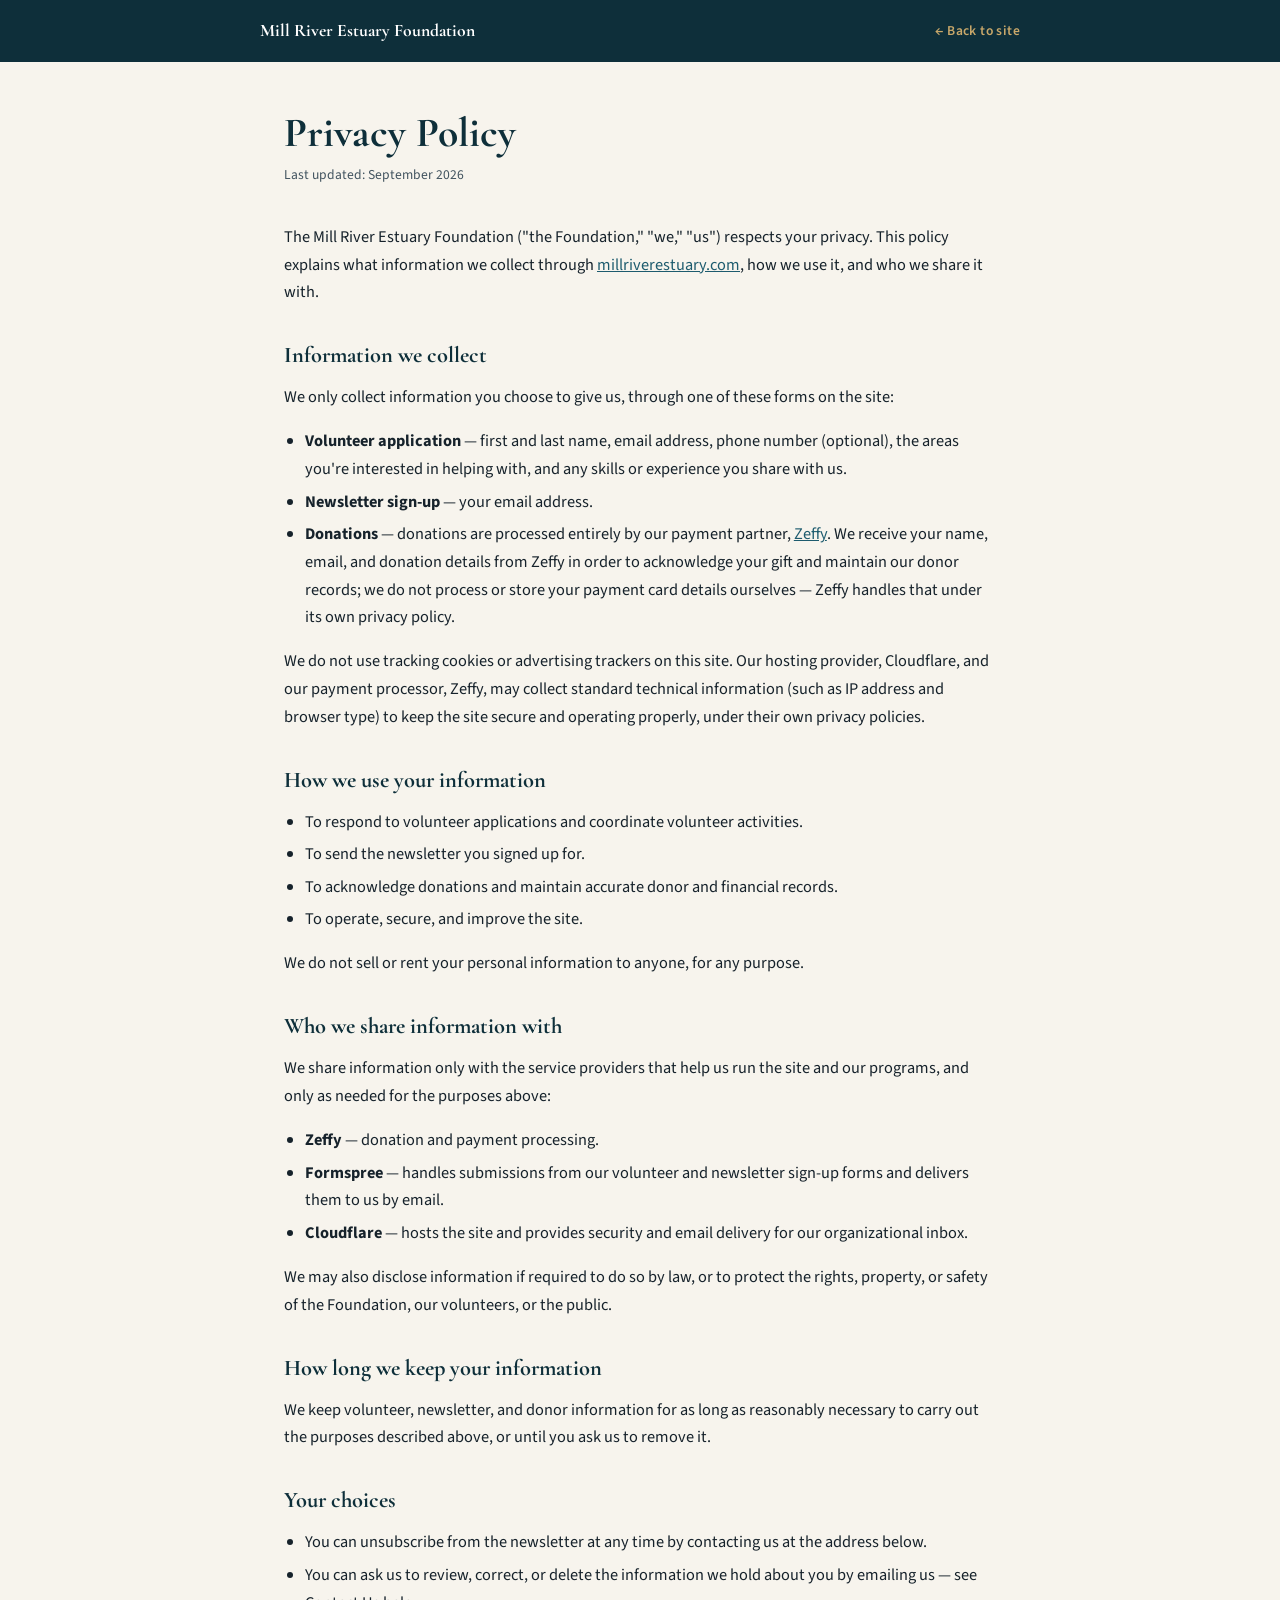
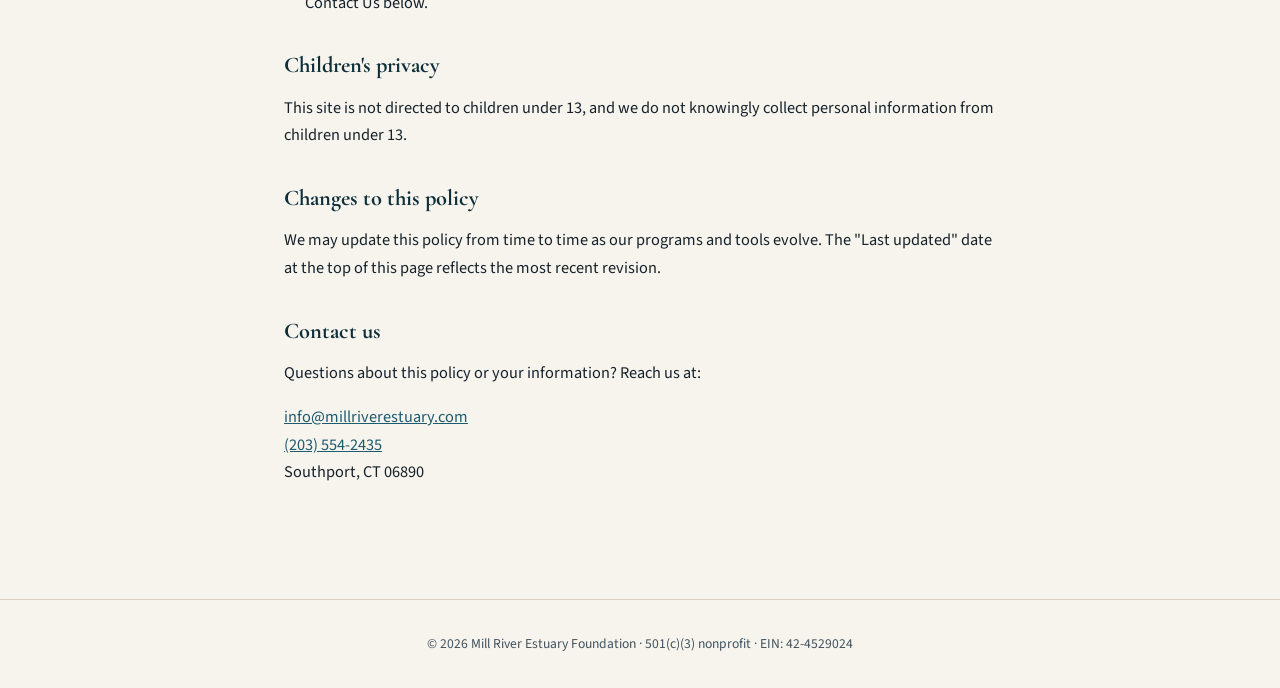
<file: privacy-policy.html>
<!DOCTYPE html>
<html lang="en">
<head>
<meta charset="UTF-8" />
<meta name="viewport" content="width=device-width, initial-scale=1.0" />
<title>Privacy Policy — Mill River Estuary Foundation</title>
<meta name="robots" content="noindex" />
<link rel="preconnect" href="https://fonts.googleapis.com" />
<link rel="preconnect" href="https://fonts.gstatic.com" crossorigin />
<link href="https://fonts.googleapis.com/css2?family=Cormorant+Garamond:wght@600;700&family=Source+Sans+3:wght@400;600&display=swap" rel="stylesheet" />
<style>
  :root{
    --ink:#16222b; --soft:#41535f; --paper:#f7f4ed; --paper-2:#efe9dc;
    --tide:#1d5b6e; --tide-deep:#0e2f3a; --sand:#c9a86a; --line:#d9d0bf;
  }
  *{box-sizing:border-box;}
  body{margin:0;color:var(--ink);background:var(--paper);font-family:"Source Sans 3",system-ui,sans-serif;font-size:1.02rem;line-height:1.7;}
  h1,h2{font-family:"Cormorant Garamond",Georgia,serif;color:var(--tide-deep);line-height:1.15;font-weight:700;}
  a{color:var(--tide);}
  a:hover{color:var(--tide-deep);}

  .nav{background:var(--tide-deep);padding:1rem 1.5rem;}
  .nav__in{max-width:760px;margin:0 auto;display:flex;justify-content:space-between;align-items:center;}
  .nav__brand{font-family:"Cormorant Garamond",serif;font-size:1.1rem;font-weight:700;color:#fff;text-decoration:none;}
  .nav__back{color:var(--sand);text-decoration:none;font-size:.85rem;font-weight:600;letter-spacing:.03em;}
  .nav__back:hover{color:#fff;}

  main{max-width:760px;margin:0 auto;padding:3rem 1.5rem 4rem;}
  h1{font-size:clamp(2rem,5vw,2.6rem);margin:0 0 .3rem;}
  .updated{color:var(--soft);font-size:.85rem;margin:0 0 2.4rem;}
  h2{font-size:1.4rem;margin:2.2rem 0 .8rem;}
  p, li{color:var(--ink);}
  ul{padding-left:1.3rem;}
  li{margin:.3rem 0;}
  .note{background:var(--paper-2);border-left:4px solid var(--sand);border-radius:4px;padding:.9rem 1.1rem;margin:1.2rem 0;font-size:.92rem;color:var(--soft);}

  footer{border-top:1px solid var(--line);margin-top:2rem;padding:2rem 1.5rem;text-align:center;font-size:.85rem;color:var(--soft);}
</style>
</head>
<body>

  <nav class="nav">
    <div class="nav__in">
      <a class="nav__brand" href="/">Mill River Estuary Foundation</a>
      <a class="nav__back" href="/">&larr; Back to site</a>
    </div>
  </nav>

  <main>
    <h1>Privacy Policy</h1>
    <p class="updated">Last updated: September 2026</p>

    <p>The Mill River Estuary Foundation ("the Foundation," "we," "us") respects your privacy. This
      policy explains what information we collect through
      <a href="/">millriverestuary.com</a>, how we use it, and who we share it with.</p>

    <h2>Information we collect</h2>
    <p>We only collect information you choose to give us, through one of these forms on the site:</p>
    <ul>
      <li><strong>Volunteer application</strong> — first and last name, email address, phone number
        (optional), the areas you're interested in helping with, and any skills or experience you share
        with us.</li>
      <li><strong>Newsletter sign-up</strong> — your email address.</li>
      <li><strong>Donations</strong> — donations are processed entirely by our payment partner,
        <a href="https://www.zeffy.com/en-US/privacy-policy" target="_blank" rel="noopener">Zeffy</a>.
        We receive your name, email, and donation details from Zeffy in order to acknowledge your gift
        and maintain our donor records; we do not process or store your payment card details
        ourselves — Zeffy handles that under its own privacy policy.</li>
    </ul>
    <p>We do not use tracking cookies or advertising trackers on this site. Our hosting provider,
      Cloudflare, and our payment processor, Zeffy, may collect standard technical information
      (such as IP address and browser type) to keep the site secure and operating properly, under
      their own privacy policies.</p>

    <h2>How we use your information</h2>
    <ul>
      <li>To respond to volunteer applications and coordinate volunteer activities.</li>
      <li>To send the newsletter you signed up for.</li>
      <li>To acknowledge donations and maintain accurate donor and financial records.</li>
      <li>To operate, secure, and improve the site.</li>
    </ul>
    <p>We do not sell or rent your personal information to anyone, for any purpose.</p>

    <h2>Who we share information with</h2>
    <p>We share information only with the service providers that help us run the site and our
      programs, and only as needed for the purposes above:</p>
    <ul>
      <li><strong>Zeffy</strong> — donation and payment processing.</li>
      <li><strong>Formspree</strong> — handles submissions from our volunteer and newsletter
        sign-up forms and delivers them to us by email.</li>
      <li><strong>Cloudflare</strong> — hosts the site and provides security and email delivery for
        our organizational inbox.</li>
    </ul>
    <p>We may also disclose information if required to do so by law, or to protect the rights, property,
      or safety of the Foundation, our volunteers, or the public.</p>

    <h2>How long we keep your information</h2>
    <p>We keep volunteer, newsletter, and donor information for as long as reasonably necessary to
      carry out the purposes described above, or until you ask us to remove it.</p>

    <h2>Your choices</h2>
    <ul>
      <li>You can unsubscribe from the newsletter at any time by contacting us at the address below.</li>
      <li>You can ask us to review, correct, or delete the information we hold about you by emailing
        us — see Contact Us below.</li>
    </ul>

    <h2>Children's privacy</h2>
    <p>This site is not directed to children under 13, and we do not knowingly collect personal
      information from children under 13.</p>

    <h2>Changes to this policy</h2>
    <p>We may update this policy from time to time as our programs and tools evolve. The "Last
      updated" date at the top of this page reflects the most recent revision.</p>

    <h2>Contact us</h2>
    <p>Questions about this policy or your information? Reach us at:</p>
    <p>
      <a href="mailto:info@millriverestuary.com">info@millriverestuary.com</a><br>
      <a href="tel:+12035542435">(203) 554-2435</a><br>
      Southport, CT 06890
    </p>
  </main>

  <footer>
    &copy; 2026 Mill River Estuary Foundation &middot; 501(c)(3) nonprofit &middot; EIN: 42-4529024
  </footer>

</body>
</html>
</file>
